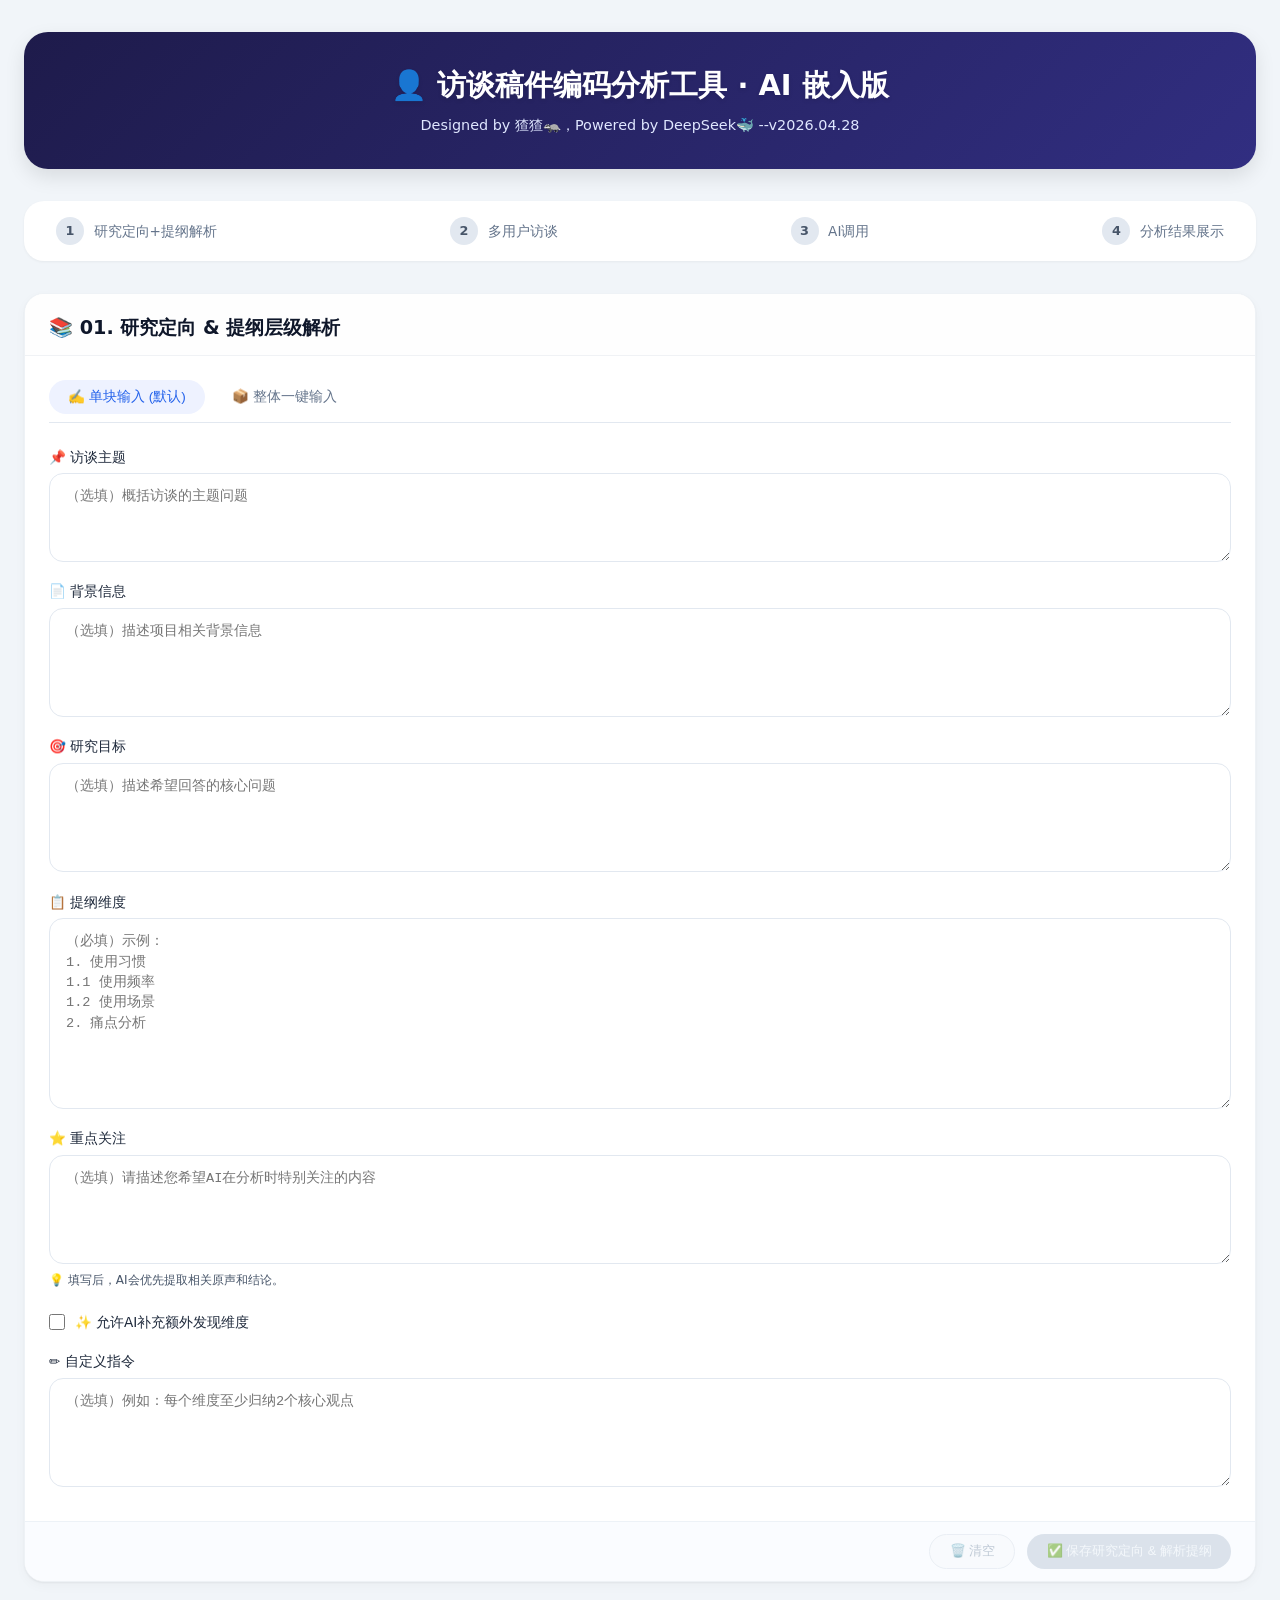
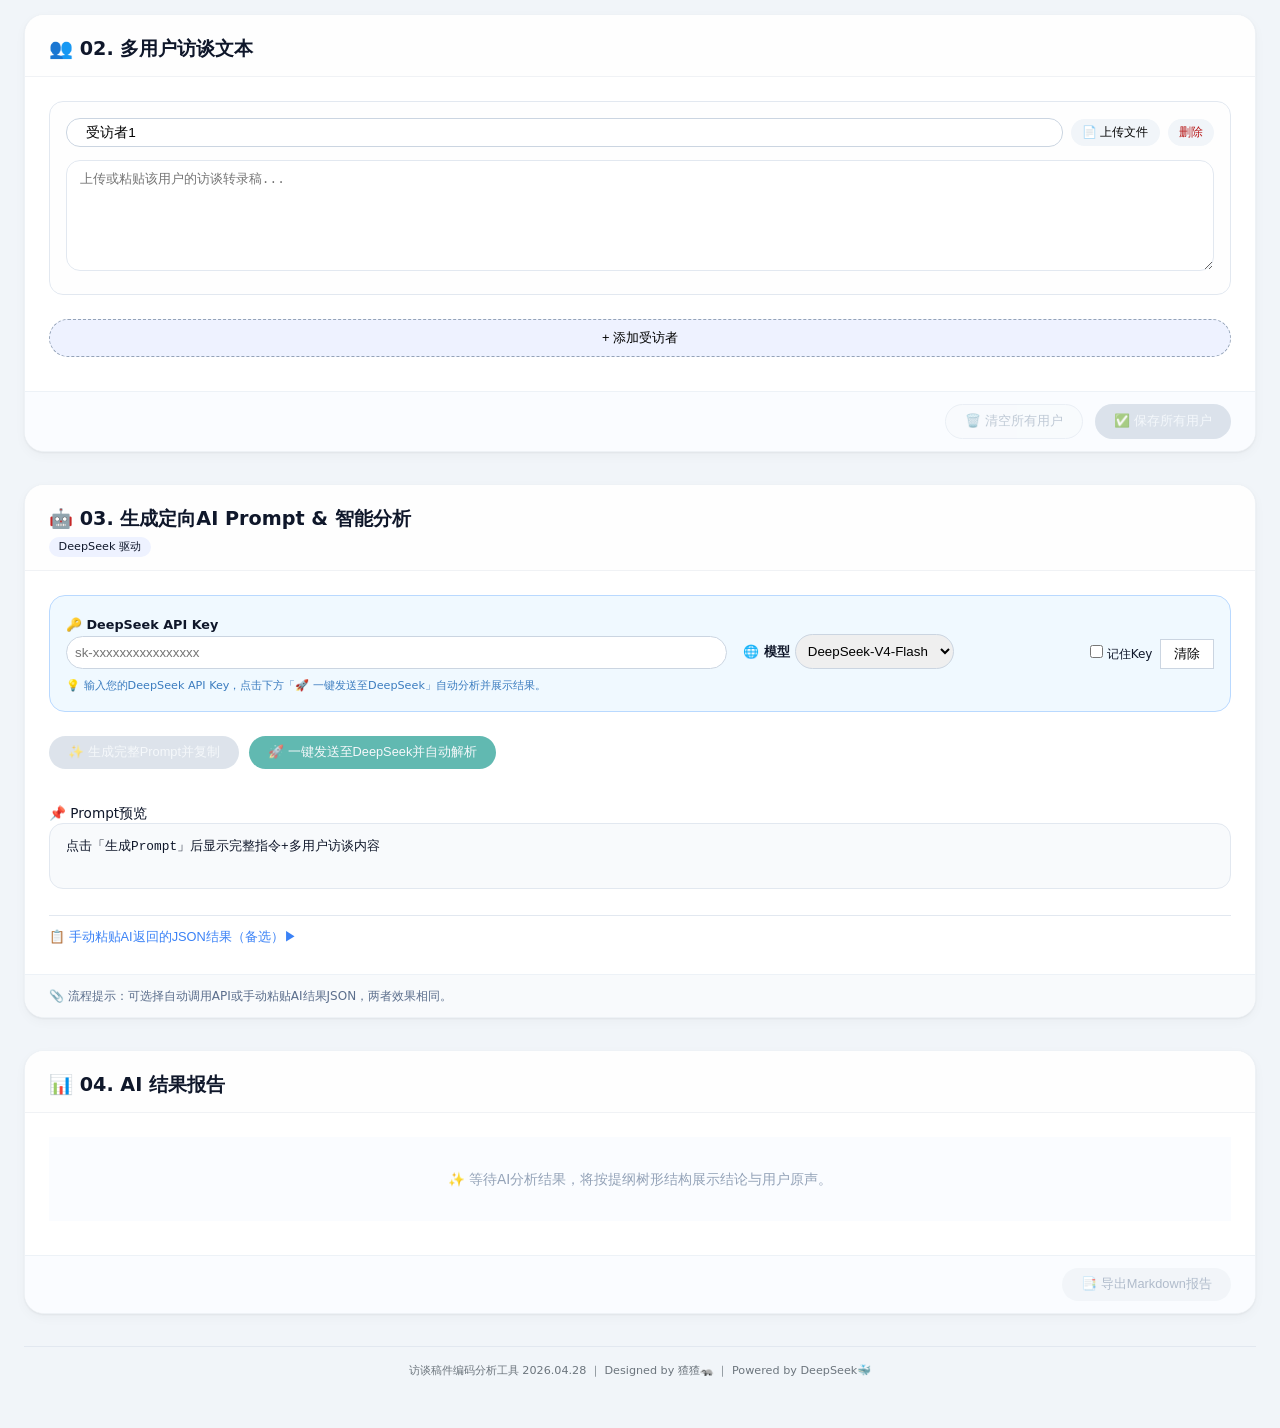
<file: project-files/懒蛋工具/懒蛋_主页集成/tools/interview-coding.html>
<!DOCTYPE html>
<html lang="zh-CN">

<head>
    <meta charset="UTF-8">
    <meta name="viewport" content="width=device-width, initial-scale=1.0, user-scalable=yes">
    <title>访谈稿件编码分析工具 - AI集成</title>
    <style>
        * {
            margin: 0;
            padding: 0;
            box-sizing: border-box;
        }

        body {
            font-family: 'Inter', system-ui, -apple-system, 'Segoe UI', Roboto, 'Helvetica Neue', sans-serif;
            background: #f1f5f9;
            color: #0f172a;
            line-height: 1.5;
            padding: 2rem 1.5rem;
        }

        .container {
            max-width: 1400px;
            margin: 0 auto;
        }

        :root {
            --radius-card: 1.25rem;
            --radius-element: 0.875rem;
            --radius-sm: 0.75rem;
        }

        .step-indicator {
            display: flex;
            justify-content: space-between;
            margin-bottom: 2rem;
            background: white;
            padding: 1rem 2rem;
            border-radius: var(--radius-card);
            box-shadow: 0 1px 3px rgba(0, 0, 0, 0.05);
            flex-wrap: wrap;
            gap: 0.5rem;
        }

        .step {
            display: flex;
            align-items: center;
            gap: 0.6rem;
            font-size: 0.85rem;
            font-weight: 500;
            color: #64748b;
        }

        .step .step-num {
            width: 28px;
            height: 28px;
            background: #e2e8f0;
            border-radius: 28px;
            display: inline-flex;
            align-items: center;
            justify-content: center;
            font-weight: 700;
            font-size: 0.8rem;
            color: #475569;
        }

        .step.active .step-num {
            background: #3b82f6;
            color: white;
            box-shadow: 0 4px 8px rgba(59, 130, 246, 0.2);
        }

        .step.completed .step-num {
            background: #10b981;
            color: white;
        }

        .card {
            background: white;
            border-radius: var(--radius-card);
            box-shadow: 0 4px 12px rgba(0, 0, 0, 0.03), 0 1px 2px rgba(0, 0, 0, 0.05);
            margin-bottom: 2rem;
            transition: all 0.2s ease;
            border: 1px solid #eef2f6;
            overflow: hidden;
            display: flex;
            flex-direction: column;
        }

        .card-header {
            padding: 1.25rem 1.5rem 0.75rem 1.5rem;
            border-bottom: 1px solid #f0f2f5;
            background: #fefefe;
        }

        .card-title {
            font-size: 1.2rem;
            font-weight: 600;
            display: flex;
            align-items: center;
            gap: 0.6rem;
            color: #0f172a;
        }

        .card-body {
            padding: 1.5rem;
            flex: 1;
        }

        .card-footer {
            background: #fafcff;
            padding: 0.75rem 1.5rem;
            border-top: 1px solid #edf2f7;
            font-size: 0.75rem;
            color: #5b6e8c;
            display: flex;
            justify-content: flex-end;
            gap: 0.75rem;
            flex-wrap: wrap;
        }

        .info-tips-top {
            background: #f1f8fe;
            border-radius: var(--radius-element);
            padding: 1rem;
            margin-bottom: 1.5rem;
            font-size: 0.8rem;
            color: #1e3a8a;
            border-left: 3px solid #3b82f6;
        }

        @media (max-width: 780px) {
            body {
                padding: 1rem;
            }

            .step-indicator {
                padding: 0.8rem;
            }
        }

        textarea,
        input[type="text"],
        input[type="file"],
        .preview-box,
        .user-name-input,
        .user-textarea {
            border-radius: var(--radius-element);
        }

        textarea,
        input[type="text"],
        .user-name-input {
            padding-left: 1.2rem;
        }

        .user-name-input {
            border-radius: 2rem;
        }

        .btn,
        .add-user-btn,
        .btn-icon {
            border-radius: 2rem;
        }

        .btn:disabled {
            opacity: 0.65;
            cursor: not-allowed;
            background: #eef2f6;
            color: #8a99b0;
            border-color: #dce3ec;
            transform: none;
            box-shadow: none;
        }

        .btn-primary:disabled {
            background: #cbd5e1;
            color: #f1f5f9;
        }

        .btn-success:disabled {
            background: #cbd5e1;
            color: #f1f5f9;
        }

        .btn-outline:disabled {
            background: #f8fafc;
            border-color: #e2e8f0;
            color: #a0afc0;
        }

        .users-container {
            display: flex;
            flex-direction: column;
            gap: 1.5rem;
            margin-bottom: 1rem;
        }

        .user-card {
            background: #fefefe;
            border: 1px solid #e2e8f0;
            border-radius: var(--radius-element);
            padding: 1rem;
            transition: box-shadow 0.1s;
        }

        .user-header {
            display: flex;
            justify-content: space-between;
            align-items: center;
            margin-bottom: 0.8rem;
            flex-wrap: wrap;
            gap: 0.5rem;
        }

        .user-name-input {
            flex: 2;
            min-width: 150px;
            padding: 0.4rem 0.8rem;
            border: 1px solid #cbd5e1;
            font-size: 0.85rem;
            background: white;
        }

        .user-name-input:focus {
            border-color: #3b82f6;
            outline: none;
        }

        .user-actions {
            display: flex;
            gap: 0.5rem;
        }

        .user-textarea {
            width: 100%;
            border: 1px solid #e2e8f0;
            padding: 0.6rem 0.8rem;
            font-family: monospace;
            font-size: 0.8rem;
            line-height: 1.4;
            resize: vertical;
        }

        .btn-icon {
            background: #f1f5f9;
            border: none;
            padding: 0.3rem 0.7rem;
            font-size: 0.75rem;
            cursor: pointer;
            transition: 0.1s;
        }

        .btn-icon:hover {
            background: #e2e8f0;
        }

        .btn-danger {
            color: #b91c1c;
        }

        .btn-danger:hover {
            background: #fee2e2;
        }

        .add-user-btn {
            margin-top: 0.5rem;
            background: #eef2ff;
            border: 1px dashed #94a3b8;
            width: 100%;
            padding: 0.6rem;
            font-size: 0.8rem;
            font-weight: 500;
            cursor: pointer;
            transition: 0.1s;
        }

        .add-user-btn:hover {
            background: #e0e7ff;
        }

        textarea,
        input[type="file"],
        .preview-box {
            width: 100%;
            border: 1px solid #e2e8f0;
            background: #ffffff;
            padding: 0.8rem 1rem;
            font-family: 'SF Mono', 'Fira Code', monospace;
            font-size: 0.85rem;
            line-height: 1.5;
        }

        .preview-box {
            background: #f8fafc;
            white-space: pre-wrap;
            font-family: monospace;
            max-height: 260px;
            overflow-y: auto;
            font-size: 0.8rem;
        }

        .button-group {
            display: flex;
            flex-wrap: wrap;
            gap: 0.6rem;
            margin-top: 1rem;
            align-items: center;
        }

        .btn {
            border: none;
            background: #f1f5f9;
            padding: 0.5rem 1.2rem;
            font-weight: 500;
            font-size: 0.8rem;
            cursor: pointer;
            transition: all 0.2s;
            display: inline-flex;
            align-items: center;
            gap: 0.5rem;
            color: #1e293b;
        }

        .btn-primary {
            background: #2563eb;
            color: white;
            box-shadow: 0 1px 2px rgba(0, 0, 0, 0.05);
        }

        .btn-primary:hover:not(:disabled) {
            background: #1d4ed8;
            transform: translateY(-1px);
        }

        .btn-outline {
            border: 1px solid #cbd5e1;
            background: white;
        }

        .btn-outline:hover:not(:disabled) {
            background: #f8fafc;
            border-color: #94a3b8;
        }

        .btn-success {
            background: #059669;
            color: white;
        }

        .btn-success:hover:not(:disabled) {
            background: #047857;
        }

        .btn-report {
            background: #7c3aed;
            color: white;
        }

        .btn-report:hover {
            background: #6d28d9;
        }

        .research-vertical {
            display: flex;
            flex-direction: column;
            gap: 1.2rem;
            width: 100%;
        }

        .research-field {
            display: flex;
            flex-direction: column;
            gap: 0.4rem;
        }

        .research-field label {
            font-weight: 500;
            font-size: 0.85rem;
            color: #1e293b;
        }

        .tab-header {
            display: flex;
            gap: 0.5rem;
            border-bottom: 1px solid #e2e8f0;
            padding-bottom: 0.5rem;
        }

        .tab-btn {
            background: transparent;
            border: none;
            padding: 0.5rem 1.2rem;
            font-size: 0.85rem;
            font-weight: 500;
            color: #64748b;
            cursor: pointer;
            border-radius: 2rem;
            transition: all 0.2s;
        }

        .tab-btn:hover {
            background: #f1f5f9;
            color: #1e293b;
        }

        .tab-btn.active {
            background: #eef2ff;
            color: #2563eb;
        }

        .tab-content {
            display: none;
        }

        .tab-content.active {
            display: block;
        }

        .batch-textarea {
            font-family: monospace;
            font-size: 0.85rem;
            line-height: 1.5;
        }

        .tree-root {
            list-style: none;
            padding-left: 0;
            margin: 0;
        }

        .tree-node {
            list-style: none;
            margin: 0.2rem 0;
        }

        .tree-node-header {
            display: flex;
            align-items: center;
            gap: 0.4rem;
            cursor: pointer;
            padding: 0.3rem 0.2rem;
            border-radius: var(--radius-sm);
            transition: background 0.1s;
        }

        .tree-node-header:hover {
            background: #f1f5f9;
        }

        .toggle-icon {
            display: inline-flex;
            align-items: center;
            justify-content: center;
            width: 1.2rem;
            height: 1.2rem;
            font-size: 0.8rem;
            font-weight: bold;
            color: #3b82f6;
            user-select: none;
        }

        .node-title {
            font-weight: 500;
            font-size: 0.9rem;
        }

        .node-details {
            margin-left: 1.6rem;
            margin-top: 0.3rem;
            margin-bottom: 0.5rem;
            padding-left: 0.5rem;
            border-left: 2px solid #e2e8f0;
        }

        .node-findings {
            background: #fef9e3;
            border-radius: var(--radius-element);
            padding: 0.6rem;
            margin: 0.4rem 0;
            font-size: 0.85rem;
        }

        .node-findings strong {
            color: #b45309;
        }

        .node-quotes {
            background: #f8fafc;
            border-radius: var(--radius-element);
            padding: 0.5rem;
            margin-top: 0.3rem;
            font-size: 0.8rem;
        }

        .node-quotes ul {
            margin-left: 1.2rem;
            margin-top: 0.2rem;
        }

        .children-container {
            padding-left: 1.2rem;
            overflow: hidden;
            transition: max-height 0.2s ease;
        }

        .children-container.collapsed {
            display: none;
        }

        .empty-placeholder {
            color: #94a3b8;
            text-align: center;
            padding: 2rem;
            background: #fafcff;
            font-size: 0.85rem;
        }

        .status-msg {
            font-size: 0.75rem;
            padding: 0.3rem 0;
            color: #2c6e2f;
        }

        .modal {
            display: none;
            position: fixed;
            top: 0;
            left: 0;
            width: 100%;
            height: 100%;
            background: rgba(0, 0, 0, 0.5);
            justify-content: center;
            align-items: center;
            z-index: 1000;
            backdrop-filter: blur(2px);
        }

        .modal-content {
            background: white;
            max-width: 550px;
            width: 90%;
            padding: 1.5rem;
            box-shadow: 0 25px 40px rgba(0, 0, 0, 0.2);
            position: relative;
            max-height: 80vh;
            overflow-y: auto;
        }

        .modal-content h3 {
            margin-bottom: 0.75rem;
            color: #1e40af;
        }

        .examples-list {
            background: #f8fafc;
            border-radius: var(--radius-element);
            padding: 0.8rem;
            margin: 0.8rem 0;
            max-height: 300px;
            overflow-y: auto;
        }

        .examples-list p {
            margin-bottom: 0.75rem;
            padding: 0.5rem;
            background: #ffffff;
            border-radius: 0.6rem;
            border-left: 2px solid #3b82f6;
            white-space: pre-wrap;
        }

        .close-modal {
            position: absolute;
            top: 1rem;
            right: 1.2rem;
            font-size: 1.5rem;
            cursor: pointer;
            color: #6b7280;
        }

        footer {
            text-align: center;
            font-size: 0.7rem;
            color: #6c757d;
            margin-top: 2rem;
            padding: 1rem;
            border-top: 1px solid #e2e8f0;
        }

        .badge-icon {
            background: #eef2ff;
            border-radius: 2rem;
            padding: 0.2rem 0.6rem;
            font-size: 0.7rem;
            font-weight: 500;
        }

        .outline-preview {
            background: #f8fafc;
            border-radius: var(--radius-element);
            padding: 0.8rem;
            margin-top: 0.5rem;
            border-left: 3px solid #8b5cf6;
        }

        .checkbox-field {
            display: flex;
            align-items: center;
            gap: 0.6rem;
            margin-top: 0.25rem;
        }

        .checkbox-field input {
            width: 1rem;
            height: 1rem;
            cursor: pointer;
        }

        .checkbox-field label {
            font-weight: 500;
            font-size: 0.85rem;
            color: #1e293b;
            cursor: pointer;
        }

        .report-section {
            margin-top: 0.75rem;
            margin-bottom: 1.25rem;
        }

        .report-section-header {
            display: flex;
            align-items: center;
            justify-content: space-between;
            padding: 0.25rem 0.1rem 0.6rem 0.1rem;
            border-bottom: 1px solid #e8eef6;
            margin-bottom: 0.75rem;
        }

        .report-section-title {
            font-size: 0.95rem;
            font-weight: 800;
            color: #0f172a;
        }

        .report-section-subtitle {
            font-size: 0.75rem;
            color: #64748b;
        }

        .report-section-body {
            background: #ffffff;
            border: 1px solid #eef2f6;
            border-radius: var(--radius-card);
            box-shadow: 0 4px 12px rgba(0, 0, 0, 0.03), 0 1px 2px rgba(0, 0, 0, 0.05);
            padding: 0.9rem 1rem;
        }

        .extra-list {
            display: flex;
            flex-direction: column;
            gap: 0.75rem;
        }

        .extra-item {
            padding: 0.75rem 0.85rem;
            border-radius: var(--radius-element);
            background: #f8fafc;
            border: 1px solid #e8eef6;
        }

        .extra-item-title {
            font-weight: 800;
            font-size: 0.9rem;
            color: #334155;
            margin-bottom: 0.35rem;
        }

        .extra-item-desc {
            font-size: 0.85rem;
            color: #334155;
            line-height: 1.55;
        }

        .extra-item-quotes {
            margin-top: 0.5rem;
            font-size: 0.8rem;
            color: #475569;
        }

        .extra-item-quotes ul {
            margin-left: 1.2rem;
            margin-top: 0.25rem;
        }

        .quote-toggle-btn {
            background: none;
            border: none;
            color: #3b82f6;
            font-size: 0.75rem;
            font-weight: 500;
            cursor: pointer;
            padding: 0.2rem 0;
            margin-bottom: 0.3rem;
            display: inline-flex;
            align-items: center;
            gap: 0.3rem;
        }

        .quote-toggle-btn:hover {
            text-decoration: underline;
            color: #2563eb;
        }

        .quotes-list-container {
            margin-top: 0.25rem;
        }

        .toast-notify {
            position: fixed;
            bottom: 30px;
            left: 50%;
            transform: translateX(-50%);
            background: rgba(0, 0, 0, 0.85);
            backdrop-filter: blur(8px);
            color: white;
            padding: 0.75rem 1.5rem;
            border-radius: 2rem;
            font-size: 0.85rem;
            font-weight: 500;
            z-index: 9999;
            box-shadow: 0 4px 12px rgba(0, 0, 0, 0.2);
            animation: toastFadeInOut 1.5s ease forwards;
            pointer-events: none;
        }

        @keyframes toastFadeInOut {
            0% {
                opacity: 0;
                transform: translateX(-50%) translateY(10px);
            }

            15% {
                opacity: 1;
                transform: translateX(-50%) translateY(0);
            }

            85% {
                opacity: 1;
                transform: translateX(-50%) translateY(0);
            }

            100% {
                opacity: 0;
                transform: translateX(-50%) translateY(10px);
            }
        }

        /* 头图样式 - 深紫渐变背景 */
        .hero-header {
            background: linear-gradient(135deg, #1e1b4b, #312e81);
            padding: 2rem 1.5rem;
            border-radius: 1.5rem;
            margin-bottom: 2rem;
            text-align: center;
            box-shadow: 0 8px 20px rgba(0, 0, 0, 0.1);
            transition: all 0.2s ease;
        }

        .hero-header h1 {
            font-size: 1.8rem;
            font-weight: 700;
            color: white !important;
            margin-bottom: 0.5rem;
            background: none !important;
            -webkit-background-clip: unset;
            background-clip: unset;
            text-shadow: 0 2px 4px rgba(0, 0, 0, 0.1);
        }

        .hero-header p {
            color: #e0e7ff !important;
            font-size: 0.9rem;
            margin-top: 0.25rem;
        }

        /* 用户画像卡片样式 */
        .profile-grid {
            display: grid;
            grid-template-columns: repeat(auto-fill, minmax(260px, 1fr));
            gap: 0.75rem;
        }

        .profile-card {
            background: #f8fafc;
            border: 1px solid #e2e8f0;
            border-radius: var(--radius-element);
            padding: 0.85rem 1rem;
            transition: box-shadow 0.2s;
        }

        .profile-card:hover {
            box-shadow: 0 4px 8px rgba(0, 0, 0, 0.05);
        }

        .profile-card-name {
            font-weight: 700;
            font-size: 0.9rem;
            color: #1e293b;
            margin-bottom: 0.35rem;
        }

        .profile-card-text {
            font-size: 0.85rem;
            color: #334155;
            line-height: 1.5;
        }

        /* 手动粘贴区域样式 */
        .manual-json-area {
            background: #f8fafc;
            border: 1px dashed #94a3b8;
            border-radius: var(--radius-element);
            padding: 1rem;
            margin-top: 1rem;
        }

        .manual-json-area h4 {
            font-size: 0.9rem;
            margin-bottom: 0.5rem;
            color: #1e293b;
        }

        .toggle-manual-btn {
            background: none;
            border: none;
            color: #3b82f6;
            font-size: 0.8rem;
            font-weight: 500;
            cursor: pointer;
            padding: 0.3rem 0;
            display: inline-flex;
            align-items: center;
            gap: 0.3rem;
        }

        .toggle-manual-btn:hover {
            text-decoration: underline;
        }

        /* 响应式调整 */
        @media (max-width: 780px) {
            .hero-header {
                padding: 1.5rem 1rem;
                margin-bottom: 1.5rem;
            }

            .hero-header h1 {
                font-size: 1.4rem;
            }
        }
    </style>
</head>

<body>
    <div class="container">
        <div class="hero-header">
            <h1>👤 访谈稿件编码分析工具 · AI 嵌入版</h1>
            <p>Designed by 猹猹🦡，Powered by DeepSeek🐳 --v2026.04.28</p>
        </div>

        <div class="step-indicator">
            <div class="step" data-step="1"><span class="step-num">1</span> 研究定向+提纲解析</div>
            <div class="step" data-step="2"><span class="step-num">2</span> 多用户访谈</div>
            <div class="step" data-step="3"><span class="step-num">3</span> AI调用</div>
            <div class="step" data-step="4"><span class="step-num">4</span> 分析结果展示</div>
        </div>

        <!-- 卡片1：研究定向 & 提纲解析 -->
        <div class="card">
            <div class="card-header">
                <div class="card-title"><span>📚 01. 研究定向 & 提纲层级解析</span></div>
            </div>
            <div class="card-body">
                <div class="tab-header" style="margin-bottom: 1.5rem;">
                    <button class="tab-btn active" data-tab="single">✍️ 单块输入 (默认)</button>
                    <button class="tab-btn" data-tab="batch">📦 整体一键输入</button>
                </div>
                <div class="tab-content active" id="tab-single">
                    <div class="research-vertical">
                        <div class="research-field"><label>📌 访谈主题</label><textarea id="researchTopic" rows="3"
                                placeholder="（选填）概括访谈的主题问题"></textarea></div>
                        <div class="research-field"><label>📄 背景信息</label><textarea id="projectBackground" rows="4"
                                placeholder="（选填）描述项目相关背景信息"></textarea></div>
                        <div class="research-field"><label>🎯 研究目标</label><textarea id="researchBackground" rows="4"
                                placeholder="（选填）描述希望回答的核心问题"></textarea></div>
                        <div class="research-field"><label>📋 提纲维度</label><textarea id="interviewOutline" rows="8"
                                placeholder="（必填）示例：&#10;1. 使用习惯&#10;1.1 使用频率&#10;1.2 使用场景&#10;2. 痛点分析"></textarea>
                            <div id="outlinePreview" class="outline-preview" style="display:none;"><strong>📐
                                    识别到的提纲层级：</strong>
                                <div id="outlineTreeContainer" class="tree-root"></div>
                            </div>
                        </div>
                        <div class="research-field"><label>⭐ 重点关注</label><textarea id="focusContent" rows="4"
                                placeholder="（选填）请描述您希望AI在分析时特别关注的内容"></textarea>
                            <div style="font-size:0.75rem; color:#475569;">💡 填写后，AI会优先提取相关原声和结论。</div>
                        </div>
                        <div class="research-field">
                            <div class="checkbox-field"><input type="checkbox" id="allowExtraFindings"><label
                                    for="allowExtraFindings">✨ 允许AI补充额外发现维度</label></div>
                        </div>
                        <div class="research-field"><label>✏️ 自定义指令</label><textarea id="customInstructions" rows="4"
                                placeholder="（选填）例如：每个维度至少归纳2个核心观点"></textarea></div>
                    </div>
                    <div id="researchSaveMsg" class="status-msg"></div>
                </div>
                <div class="tab-content" id="tab-batch">
                    <div class="batch-input-area">
                        <div style="margin-bottom: 0.8rem;"><label style="font-weight: 500;">📁 上传文件（.txt /
                                .md）</label><input type="file" id="batchFileInput" accept=".txt,.md"
                                style="margin-top: 0.3rem;"></div>
                        <div style="margin-bottom: 0.8rem;"><label style="font-weight: 500;">✍️ 或粘贴包含以下标题的完整文本：</label>
                            <div style="font-size: 0.7rem; color: #3b82f6;">【访谈主题】、【背景信息】、【研究目标】、【提纲维度】、【重点关注】、【自定义指令】
                            </div>
                            <textarea id="batchText" rows="12" class="batch-textarea"
                                placeholder="示例格式：&#10;【访谈主题】智能客服使用体验研究&#10;【背景信息】企业上线AI客服半年..."></textarea>
                        </div>
                        <div class="button-group"><button id="clearBatchBtn" class="btn btn-outline">🗑️
                                清空文本</button><button id="parseBatchBtn" class="btn btn-primary">📝 解析并填充到表单</button>
                        </div>
                        <div id="batchMsg" class="status-msg"></div>
                    </div>
                </div>
            </div>
            <div class="card-footer"><button id="clearResearchBtn" class="btn btn-outline">🗑️ 清空</button><button
                    id="saveResearchBtn" class="btn btn-success">✅ 保存研究定向 & 解析提纲</button></div>
        </div>

        <!-- 卡片2：多用户访谈文本 -->
        <div class="card">
            <div class="card-header">
                <div class="card-title"><span>👥 02. 多用户访谈文本</span></div>
            </div>
            <div class="card-body">
                <div id="usersContainer" class="users-container"></div><button id="addUserBtn" class="add-user-btn">+
                    添加受访者</button>
                <div id="textSaveMsg" class="status-msg"></div>
            </div>
            <div class="card-footer"><button id="clearAllUsersBtn" class="btn btn-outline">🗑️ 清空所有用户</button><button
                    id="saveAllUsersBtn" class="btn btn-success">✅ 保存所有用户</button></div>
        </div>

        <!-- 卡片3：生成定向AI Prompt + DeepSeek API 集成 + 手动粘贴JSON -->
        <div class="card">
            <div class="card-header">
                <div class="card-title"><span>🤖 03. 生成定向AI Prompt & 智能分析</span></div><span class="badge-icon">DeepSeek
                    驱动</span>
            </div>
            <div class="card-body">
                <!-- API 配置区域 -->
                <div class="api-config-area"
                    style="background: #f0f9ff; padding: 1rem; border-radius: 1rem; margin-bottom: 1.5rem; border: 1px solid #b9d9ff;">
                    <div style="display: flex; flex-wrap: wrap; gap: 1rem; align-items: flex-end;">
                        <div style="flex: 2; min-width: 200px;">
                            <label style="font-weight: 600; font-size: 0.8rem;">🔑 DeepSeek API Key</label>
                            <input type="password" id="deepseekApiKey" class="api-key-input"
                                placeholder="sk-xxxxxxxxxxxxxxxx"
                                style="width: 100%; padding: 0.5rem; border-radius: 2rem; border: 1px solid #cbd5e1;">
                        </div>
                        <div style="flex: 1;">
                            <label style="font-weight: 600; font-size: 0.8rem;">🌐 模型</label>
                            <select id="modelSelect"
                                style="padding: 0.5rem; border-radius: 2rem; border: 1px solid #cbd5e1;">
                                <option value="deepseek-v4-flash">DeepSeek-V4-Flash</option>
                                <option value="deepseek-v4-pro">DeepSeek-V4-Pro</option>
                            </select>
                        </div>
                        <div style="display: flex; gap: 0.5rem; align-items: center;">
                            <label style="font-size: 0.75rem;"><input type="checkbox" id="rememberApiKey"> 记住Key</label>
                            <button id="clearApiKeyBtn" class="btn-outline" style="padding: 0.3rem 0.8rem;">清除</button>
                        </div>
                    </div>
                    <div style="margin-top: 0.6rem; font-size: 0.7rem; color: #3b7cbf;">💡 输入您的DeepSeek API Key，点击下方「🚀
                        一键发送至DeepSeek」自动分析并展示结果。</div>
                </div>

                <div class="button-group" style="margin-top:0;">
                    <button id="generatePromptBtn" class="btn btn-primary" disabled>✨ 生成完整Prompt并复制</button>
                    <button id="callDeepSeekBtn" class="btn btn-success" disabled style="background: #0d9488;">🚀
                        一键发送至DeepSeek并自动解析</button>
                </div>
                <div id="apiCallStatus" class="status-msg" style="margin-top: 0.5rem; font-weight: 500;"></div>
                <div style="margin-top: 1rem;">
                    <div style="font-weight:500; font-size:0.85rem;">📌 Prompt预览</div>
                    <div id="promptPreview" class="preview-box" style="max-height: 220px;">点击「生成Prompt」后显示完整指令+多用户访谈内容
                    </div>
                    <div class="status-msg" id="promptStatusMsg"></div>
                </div>

                <!-- 手动粘贴区域（折叠） -->
                <div style="margin-top:1rem; border-top: 1px solid #e2e8f0; padding-top:0.5rem;">
                    <button id="toggleManualBtn" class="toggle-manual-btn">📋 手动粘贴AI返回的JSON结果（备选）▶</button>
                    <div id="manualPasteSection" style="display: none;">
                        <div class="manual-json-area" style="margin-top:0.5rem;">
                            <h4>📋 粘贴AI返回的JSON</h4>
                            <p style="font-size:0.75rem; color:#475569; margin-bottom:0.5rem;">
                                如果您已通过其他方式调用AI并获得JSON结果，请粘贴到下方，点击「解析并展示」即可生成报告。
                            </p>
                            <textarea id="manualJsonInput" rows="10"
                                placeholder='粘贴AI返回的JSON，例如：&#10;{&#10;  "outline_insights": [...],&#10;  "additional_findings": [...],&#10;  "user_profiles": [...]&#10;}'
                                style="font-family: monospace; font-size:0.8rem;"></textarea>
                            <div class="button-group" style="margin-top:0.5rem;">
                                <button id="parseManualJsonBtn" class="btn btn-primary">🔍 解析并展示</button>
                                <button id="clearManualJsonBtn" class="btn btn-outline">🗑️ 清空</button>
                            </div>
                            <div id="manualParseStatus" class="status-msg"></div>
                        </div>
                    </div>
                </div>
            </div>
            <div class="card-footer" style="justify-content: flex-start; background:#f8fafc;">📎
                流程提示：可选择自动调用API或手动粘贴AI结果JSON，两者效果相同。</div>
        </div>

        <!-- 卡片4：AI结果回传 & 提纲洞察报告 -->
        <div class="card">
            <div class="card-header">
                <div class="card-title"><span>📊 04. AI 结果报告</span></div>
            </div>
            <div class="card-body">
                <div id="vizContainer" class="coding-viz" style="margin-top: 0;">
                    <div class="empty-placeholder">✨ 等待AI分析结果，将按提纲树形结构展示结论与用户原声。</div>
                </div>
                <div id="jsonSaveMsg" class="status-msg"></div>
            </div>
            <div class="card-footer"><button id="exportReportBtn" class="btn btn-report" disabled>📑
                    导出Markdown报告</button></div>
        </div>
        <footer>访谈稿件编码分析工具 2026.04.28 ｜ Designed by 猹猹🦡 ｜ Powered by DeepSeek🐳</footer>
    </div>

    <!-- 模态框 -->
    <div id="codeModal" class="modal">
        <div class="modal-content"><span class="close-modal">&times;</span>
            <h3 id="modalCodeName">节点详情</h3>
            <p><strong>结论：</strong> <span id="modalDesc"></span></p>
            <p><strong>原文引述：</strong></p>
            <div id="modalExamples" class="examples-list"></div>
        </div>
    </div>

    <script>
        // ---------- 全局变量 ----------
        let users = [];
        let nextUserId = 1;
        let currentFullPrompt = "";
        let currentOutlineInsights = [];
        let currentAdditionalFindings = [];
        let parsedOutlineTree = [];
        let currentUserProfiles = [];

        const usersContainer = document.getElementById('usersContainer');
        const addUserBtn = document.getElementById('addUserBtn');
        const clearAllUsersBtn = document.getElementById('clearAllUsersBtn');
        const saveAllUsersBtn = document.getElementById('saveAllUsersBtn');
        const textSaveMsg = document.getElementById('textSaveMsg');

        const deepseekApiKeyInput = document.getElementById('deepseekApiKey');
        const rememberApiKeyCheck = document.getElementById('rememberApiKey');
        const clearApiKeyBtn = document.getElementById('clearApiKeyBtn');
        const modelSelect = document.getElementById('modelSelect');
        const callDeepSeekBtn = document.getElementById('callDeepSeekBtn');
        const apiCallStatus = document.getElementById('apiCallStatus');

        // ---------- 统一更新所有相关按钮状态 ----------
        function updateAllButtonsState() {
            const outline = document.getElementById('interviewOutline').value.trim();
            const hasOutline = outline.length > 0;
            const singleTab = document.getElementById('tab-single');
            const isSingleActive = singleTab && singleTab.classList.contains('active');

            const clearResearchBtn = document.getElementById('clearResearchBtn');
            const saveResearchBtn = document.getElementById('saveResearchBtn');
            if (clearResearchBtn && saveResearchBtn) {
                const shouldEnable = isSingleActive && hasOutline;
                clearResearchBtn.disabled = !shouldEnable;
                saveResearchBtn.disabled = !shouldEnable;
            }

            const hasValidUser = users.some(u => u.content.trim().length > 0);
            const hasAtLeastOneUser = users.length > 0;
            const shouldEnableUserBtns = hasAtLeastOneUser && hasValidUser;
            if (clearAllUsersBtn) clearAllUsersBtn.disabled = !shouldEnableUserBtns;
            if (saveAllUsersBtn) saveAllUsersBtn.disabled = !shouldEnableUserBtns;

            const generateBtn = document.getElementById('generatePromptBtn');
            if (generateBtn) {
                generateBtn.disabled = !(hasOutline && hasValidUser);
            }
            if (callDeepSeekBtn) {
                callDeepSeekBtn.disabled = !(hasOutline && hasValidUser);
            }
        }

        // ---------- 选项卡切换 ----------
        function initTabs() {
            const tabBtns = document.querySelectorAll('.tab-btn');
            const tabContents = document.querySelectorAll('.tab-content');
            tabBtns.forEach(btn => {
                btn.addEventListener('click', () => {
                    const tabId = btn.getAttribute('data-tab');
                    tabBtns.forEach(b => b.classList.remove('active'));
                    btn.classList.add('active');
                    tabContents.forEach(content => {
                        if (content.id === `tab-${tabId}`) content.classList.add('active');
                        else content.classList.remove('active');
                    });
                    updateAllButtonsState();
                });
            });
            const outlineTextarea = document.getElementById('interviewOutline');
            if (outlineTextarea) outlineTextarea.addEventListener('input', updateAllButtonsState);
            updateAllButtonsState();
        }

        function showToast(message, isError = false) {
            const toast = document.createElement('div');
            toast.className = 'toast-notify';
            if (isError) toast.style.background = 'rgba(185, 28, 28, 0.9)';
            else toast.style.background = 'rgba(0, 0, 0, 0.85)';
            toast.textContent = message;
            document.body.appendChild(toast);
            setTimeout(() => toast.remove(), 1500);
        }

        // ---------- 提纲解析 ----------
        function parseOutlineToTree(outlineText) {
            if (!outlineText.trim()) return [];
            const lines = outlineText.split(/\r?\n/);
            const stack = [];
            const tree = [];
            const patterns = [
                {
                    regex: /^(#+)\s+(.+)$/, getLevel: (m) => m[1].length, process: (m) => {
                        const raw = m[2].trim();
                        const matchNum = raw.match(/^(\d+(?:\.\d+)*)\s+(.+)$/);
                        if (matchNum) return { numbered: `${matchNum[1]} ${matchNum[2]}`, clean: matchNum[2] };
                        else return { numbered: raw, clean: raw };
                    }
                },
                { regex: /^(\d+(?:\.\d+)*)\s+[.、]?\s*(.+)$/, getLevel: (m) => m[1].split('.').length, process: (m) => ({ numbered: `${m[1]} ${m[2].trim()}`, clean: m[2].trim() }) },
                { regex: /^([一二三四五六七八九十]+[、])\s*(.+)$/, getLevel: () => 1, process: (m) => ({ numbered: `${m[1]} ${m[2].trim()}`, clean: m[2].trim() }) },
                { regex: /^\((\d+)\)\s*(.+)$/, getLevel: () => 1, process: (m) => ({ numbered: `(${m[1]}) ${m[2].trim()}`, clean: m[2].trim() }) }
            ];
            for (let line of lines) {
                line = line.trim();
                if (!line) continue;
                for (let p of patterns) {
                    const match = line.match(p.regex);
                    if (match) {
                        const level = p.getLevel(match);
                        const { numbered, clean } = p.process(match);
                        const node = { title: clean, numberedTitle: numbered, level, children: [], fullPath: numbered };
                        while (stack.length >= level) stack.pop();
                        if (stack.length === 0) tree.push(node);
                        else stack[stack.length - 1].children.push(node);
                        stack.push(node);
                        break;
                    }
                }
            }
            function setFullPath(node, parentPath = '') {
                node.fullPath = parentPath ? `${parentPath} > ${node.numberedTitle}` : node.numberedTitle;
                if (node.children) node.children.forEach(child => setFullPath(child, node.fullPath));
            }
            tree.forEach(root => setFullPath(root));
            return tree;
        }

        function renderTreeContainer(container, treeData, showDetails = false, insightsMap = new Map()) {
            if (!treeData || treeData.length === 0) {
                container.innerHTML = '<div class="empty-placeholder">无内容</div>';
                return;
            }
            const ul = document.createElement('ul');
            ul.className = 'tree-root';
            function buildNode(node, level = 0) {
                const li = document.createElement('li');
                li.className = 'tree-node';
                const headerDiv = document.createElement('div');
                headerDiv.className = 'tree-node-header';
                const toggleSpan = document.createElement('span');
                toggleSpan.className = 'toggle-icon';
                const hasChildren = node.children && node.children.length > 0;
                if (hasChildren) { toggleSpan.textContent = '▼'; toggleSpan.style.cursor = 'pointer'; }
                else { toggleSpan.textContent = '•'; toggleSpan.style.opacity = '0.5'; }
                const titleSpan = document.createElement('span');
                titleSpan.className = 'node-title';
                titleSpan.textContent = node.numberedTitle || node.title;
                headerDiv.appendChild(toggleSpan);
                headerDiv.appendChild(titleSpan);
                li.appendChild(headerDiv);
                if (showDetails) {
                    const insight = insightsMap.get(node.fullPath);
                    if (insight && (insight.key_findings || (insight.supporting_quotes && insight.supporting_quotes.length))) {
                        const detailsDiv = document.createElement('div');
                        detailsDiv.className = 'node-details';
                        if (insight.key_findings) {
                            const findingsDiv = document.createElement('div');
                            findingsDiv.className = 'node-findings';
                            findingsDiv.innerHTML = `<strong>🔍 结论：</strong> ${escapeHtml(insight.key_findings)}`;
                            detailsDiv.appendChild(findingsDiv);
                        }
                        if (insight.supporting_quotes && insight.supporting_quotes.length) {
                            const quotesDiv = document.createElement('div');
                            quotesDiv.className = 'node-quotes';
                            const ulQuotes = document.createElement('ul');
                            insight.supporting_quotes.forEach(q => { const liq = document.createElement('li'); liq.textContent = q; ulQuotes.appendChild(liq); });
                            quotesDiv.appendChild(document.createTextNode('💬 用户原声：'));
                            quotesDiv.appendChild(ulQuotes);
                            detailsDiv.appendChild(quotesDiv);
                        }
                        li.appendChild(detailsDiv);
                    } else if (insight === undefined && !hasChildren) {
                        const noDataDiv = document.createElement('div');
                        noDataDiv.className = 'node-details';
                        noDataDiv.style.color = '#94a3b8';
                        noDataDiv.style.fontSize = '0.75rem';
                        noDataDiv.textContent = '（该维度暂无AI返回的结论和引述）';
                        li.appendChild(noDataDiv);
                    }
                }
                if (hasChildren) {
                    const childrenContainer = document.createElement('div');
                    childrenContainer.className = 'children-container';
                    const childUl = document.createElement('ul');
                    childUl.style.listStyle = 'none';
                    childUl.style.paddingLeft = '0';
                    node.children.forEach(child => childUl.appendChild(buildNode(child, level + 1)));
                    childrenContainer.appendChild(childUl);
                    li.appendChild(childrenContainer);
                    let isCollapsed = false;
                    headerDiv.addEventListener('click', (e) => {
                        e.stopPropagation();
                        isCollapsed = !isCollapsed;
                        if (isCollapsed) { childrenContainer.style.display = 'none'; toggleSpan.textContent = '▶'; }
                        else { childrenContainer.style.display = 'block'; toggleSpan.textContent = '▼'; }
                    });
                }
                return li;
            }
            treeData.forEach(root => ul.appendChild(buildNode(root)));
            container.innerHTML = '';
            container.appendChild(ul);
        }

        function buildInsightsMap(insightsArray) {
            const map = new Map();
            insightsArray.forEach(item => {
                if (item.node_path) {
                    map.set(item.node_path, { key_findings: item.key_findings || '', supporting_quotes: item.supporting_quotes || [] });
                    const normalized = item.node_path.replace(/\s+/g, '').replace(/[>]/g, '>');
                    map.set(normalized, { key_findings: item.key_findings || '', supporting_quotes: item.supporting_quotes || [] });
                }
            });
            return map;
        }

        function getInsightForNode(fullPath, insightsMap) {
            let insight = insightsMap.get(fullPath);
            if (!insight) {
                const normalizedFull = fullPath.replace(/\s+/g, '').replace(/[>]/g, '>');
                insight = insightsMap.get(normalizedFull);
            }
            return insight;
        }

        function renderUserProfiles(profiles) {
            const container = document.getElementById('vizContainer');
            const section = document.createElement('div');
            section.className = 'report-section';
            const header = document.createElement('div');
            header.className = 'report-section-header';
            header.innerHTML = `<div class="report-section-title">👤 受访者画像小结</div><div class="report-section-subtitle">每人100字以内概括</div>`;
            const body = document.createElement('div');
            body.className = 'report-section-body';
            const grid = document.createElement('div');
            grid.className = 'profile-grid';
            if (!profiles || profiles.length === 0) {
                grid.innerHTML = '<div class="empty-placeholder" style="grid-column: 1/-1;">暂无用户画像数据</div>';
            } else {
                profiles.forEach(p => {
                    const card = document.createElement('div');
                    card.className = 'profile-card';
                    card.innerHTML = `<div class="profile-card-name">${escapeHtml(p.user_name || '未知用户')}</div><div class="profile-card-text">${escapeHtml(p.profile || '')}</div>`;
                    grid.appendChild(card);
                });
            }
            body.appendChild(grid);
            section.appendChild(header);
            section.appendChild(body);
            if (container.firstChild) {
                container.insertBefore(section, container.firstChild);
            } else {
                container.appendChild(section);
            }
        }

        function renderInsightsTree(tree, insightsArray) {
            const container = document.getElementById('vizContainer');
            if (!tree || tree.length === 0) {
                container.innerHTML = '<div>未识别到有效的提纲结构，请检查输入的提纲格式。</div>';
                return;
            }
            const insightsMap = buildInsightsMap(insightsArray);
            function customRenderTree(containerEl, treeData) {
                if (!treeData || treeData.length === 0) { containerEl.innerHTML = '<div>无内容</div>'; return; }
                const ul = document.createElement('ul'); ul.className = 'tree-root';
                function buildNode(node) {
                    const li = document.createElement('li'); li.className = 'tree-node';
                    const headerDiv = document.createElement('div'); headerDiv.className = 'tree-node-header';
                    const toggleSpan = document.createElement('span'); toggleSpan.className = 'toggle-icon';
                    const hasChildren = node.children && node.children.length > 0;
                    if (hasChildren) { toggleSpan.textContent = '▼'; toggleSpan.style.cursor = 'pointer'; }
                    else { toggleSpan.textContent = '•'; toggleSpan.style.opacity = '0.5'; }
                    const titleSpan = document.createElement('span'); titleSpan.className = 'node-title';
                    titleSpan.textContent = node.numberedTitle || node.title;
                    headerDiv.appendChild(toggleSpan); headerDiv.appendChild(titleSpan); li.appendChild(headerDiv);
                    const insight = getInsightForNode(node.fullPath, insightsMap);
                    if (insight && (insight.key_findings || (insight.supporting_quotes && insight.supporting_quotes.length))) {
                        const detailsDiv = document.createElement('div'); detailsDiv.className = 'node-details';
                        if (insight.key_findings) {
                            const findingsDiv = document.createElement('div'); findingsDiv.className = 'node-findings';
                            findingsDiv.innerHTML = `<strong>🔍 结论：</strong> ${escapeHtml(insight.key_findings)}`;
                            detailsDiv.appendChild(findingsDiv);
                        }
                        if (insight.supporting_quotes && insight.supporting_quotes.length) {
                            const quotesWrapper = document.createElement('div'); quotesWrapper.className = 'node-quotes';
                            const toggleBtn = document.createElement('button'); toggleBtn.className = 'quote-toggle-btn';
                            const quoteCount = insight.supporting_quotes.length;
                            toggleBtn.innerHTML = `💬 用户原声 (${quoteCount}条) ▶`;
                            const quotesListContainer = document.createElement('div'); quotesListContainer.className = 'quotes-list-container';
                            quotesListContainer.style.display = 'none';
                            const ulQuotes = document.createElement('ul');
                            insight.supporting_quotes.forEach(q => { const liq = document.createElement('li'); liq.textContent = q; ulQuotes.appendChild(liq); });
                            quotesListContainer.appendChild(ulQuotes);
                            let isQuotesExpanded = false;
                            toggleBtn.addEventListener('click', (e) => {
                                e.stopPropagation();
                                isQuotesExpanded = !isQuotesExpanded;
                                if (isQuotesExpanded) { quotesListContainer.style.display = 'block'; toggleBtn.innerHTML = `💬 用户原声 (${quoteCount}条) ▼`; }
                                else { quotesListContainer.style.display = 'none'; toggleBtn.innerHTML = `💬 用户原声 (${quoteCount}条) ▶`; }
                            });
                            quotesWrapper.appendChild(toggleBtn); quotesWrapper.appendChild(quotesListContainer);
                            detailsDiv.appendChild(quotesWrapper);
                        }
                        li.appendChild(detailsDiv);
                    } else if (!hasChildren) {
                        const noDataDiv = document.createElement('div'); noDataDiv.className = 'node-details';
                        noDataDiv.style.color = '#94a3b8'; noDataDiv.style.fontSize = '0.75rem';
                        noDataDiv.textContent = '（该维度暂无AI返回的结论和引述）';
                        li.appendChild(noDataDiv);
                    }
                    if (hasChildren) {
                        const childrenContainer = document.createElement('div'); childrenContainer.className = 'children-container';
                        const childUl = document.createElement('ul'); childUl.style.listStyle = 'none'; childUl.style.paddingLeft = '0';
                        node.children.forEach(child => childUl.appendChild(buildNode(child)));
                        childrenContainer.appendChild(childUl); li.appendChild(childrenContainer);
                        let isCollapsed = false;
                        headerDiv.addEventListener('click', (e) => {
                            e.stopPropagation();
                            isCollapsed = !isCollapsed;
                            if (isCollapsed) { childrenContainer.style.display = 'none'; toggleSpan.textContent = '▶'; }
                            else { childrenContainer.style.display = 'block'; toggleSpan.textContent = '▼'; }
                        });
                    }
                    return li;
                }
                treeData.forEach(root => ul.appendChild(buildNode(root)));
                containerEl.innerHTML = ''; containerEl.appendChild(ul);
            }

            container.innerHTML = '';

            if (currentUserProfiles && currentUserProfiles.length > 0) {
                renderUserProfiles(currentUserProfiles);
            }

            const section1 = document.createElement('div'); section1.className = 'report-section';
            const header1 = document.createElement('div'); header1.className = 'report-section-header';
            header1.innerHTML = `<div class="report-section-title">📑 提纲维度洞察</div><div class="report-section-subtitle">点击节点可折叠/展开，原声默认折叠</div>`;
            const body1 = document.createElement('div'); body1.className = 'report-section-body';
            customRenderTree(body1, tree);
            section1.appendChild(header1); section1.appendChild(body1);
            container.appendChild(section1);

            if (currentAdditionalFindings && currentAdditionalFindings.length > 0) {
                const section2 = document.createElement('div'); section2.className = 'report-section';
                const header2 = document.createElement('div'); header2.className = 'report-section-header';
                header2.innerHTML = `<div class="report-section-title">提纲外额外发现</div><div class="report-section-subtitle">仅在允许并返回时展示</div>`;
                const body2 = document.createElement('div'); body2.className = 'report-section-body';
                const list = document.createElement('div'); list.className = 'extra-list';
                currentAdditionalFindings.forEach(ext => {
                    const item = document.createElement('div'); item.className = 'extra-item';
                    const quotes = (ext.quotes || []).map(q => `<li>${escapeHtml(q)}</li>`).join('');
                    item.innerHTML = `<div class="extra-item-title">💡 ${escapeHtml(ext.theme || '')}</div><div class="extra-item-desc">${escapeHtml(ext.description || '')}</div><div class="extra-item-quotes"><strong>原声：</strong><ul>${quotes}</ul></div>`;
                    list.appendChild(item);
                });
                body2.appendChild(list);
                section2.appendChild(header2); section2.appendChild(body2);
                container.appendChild(section2);
            }
        }

        function updateOutlinePreview() {
            const outlineTextarea = document.getElementById('interviewOutline');
            parsedOutlineTree = parseOutlineToTree(outlineTextarea.value);
            const container = document.getElementById('outlineTreeContainer');
            const previewDiv = document.getElementById('outlinePreview');
            if (!parsedOutlineTree || parsedOutlineTree.length === 0) { previewDiv.style.display = 'none'; return; }
            previewDiv.style.display = 'block';
            renderTreeContainer(container, parsedOutlineTree, false, new Map());
        }

        // ---------- 多用户管理 ----------
        function renderUsers() {
            usersContainer.innerHTML = '';
            users.forEach(user => {
                const card = document.createElement('div'); card.className = 'user-card'; card.dataset.id = user.id;
                card.innerHTML = `
                    <div class="user-header">
                        <input type="text" class="user-name-input" value="${escapeHtml(user.name)}" placeholder="受访者名称" data-id="${user.id}" data-field="name">
                        <div class="user-actions">
                            <button class="btn-icon upload-user-btn" data-id="${user.id}">📄 上传文件</button>
                            <button class="btn-icon btn-danger delete-user-btn" data-id="${user.id}">删除</button>
                        </div>
                    </div>
                    <textarea class="user-textarea" rows="5" placeholder="上传或粘贴该用户的访谈转录稿..." data-id="${user.id}" data-field="content">${escapeHtml(user.content)}</textarea>
                    <input type="file" accept=".txt,.md" style="display:none;" data-id="${user.id}" class="user-file-input">
                `;
                usersContainer.appendChild(card);
            });
            document.querySelectorAll('.user-name-input').forEach(inp => inp.addEventListener('change', (e) => {
                const uid = parseInt(inp.dataset.id);
                const u = users.find(u => u.id === uid);
                if (u) u.name = inp.value.trim() || `用户${uid}`;
                updateAllButtonsState();
            }));
            document.querySelectorAll('.user-textarea').forEach(ta => ta.addEventListener('input', (e) => {
                const uid = parseInt(ta.dataset.id);
                const u = users.find(u => u.id === uid);
                if (u) u.content = ta.value;
                updateAllButtonsState();
            }));
            document.querySelectorAll('.upload-user-btn').forEach(btn => btn.addEventListener('click', (e) => {
                const uid = parseInt(btn.dataset.id);
                const fileInput = document.querySelector(`.user-file-input[data-id="${uid}"]`);
                fileInput && fileInput.click();
            }));
            document.querySelectorAll('.user-file-input').forEach(fi => fi.addEventListener('change', (e) => {
                const uid = parseInt(fi.dataset.id);
                const file = e.target.files[0];
                if (!file) return;
                const reader = new FileReader();
                reader.onload = (ev) => {
                    const content = ev.target.result;
                    const u = users.find(u => u.id === uid);
                    if (u) { u.content = content; const ta = document.querySelector(`.user-textarea[data-id="${uid}"]`); if (ta) ta.value = content; updateAllButtonsState(); showToast(`✅ 已加载 ${file.name}`); }
                };
                reader.readAsText(file, 'UTF-8');
            }));
            document.querySelectorAll('.delete-user-btn').forEach(btn => btn.addEventListener('click', (e) => {
                const uid = parseInt(btn.dataset.id);
                users = users.filter(u => u.id !== uid);
                renderUsers();
                updateAllButtonsState();
            }));
            updateAllButtonsState();
        }

        function addUser() { users.push({ id: nextUserId++, name: `受访者${nextUserId - 1}`, content: '' }); renderUsers(); }
        function clearAllUsers() { users = []; nextUserId = 1; renderUsers(); updateAllButtonsState(); showToast("🗑️ 清空所有用户"); }
        function saveAllUsers() { showToast("✅ 所有用户已保存"); }
        addUserBtn.addEventListener('click', addUser);
        clearAllUsersBtn.addEventListener('click', clearAllUsers);
        saveAllUsersBtn.addEventListener('click', saveAllUsers);
        addUser();

        function getAllUsersMergedText() {
            return users.map(u => u.content.trim() ? `【用户：${u.name}】\n${u.content.trim()}\n【/用户：${u.name}】` : "").filter(t => t).join("\n\n");
        }

        // ---------- 构建 Prompt ----------
        function buildPromptWithContext() {
            const mergedText = getAllUsersMergedText();
            if (!mergedText.trim()) { showToast("请至少为一个用户填写访谈文本内容！", true); return null; }
            const topic = document.getElementById('researchTopic').value.trim();
            const projectBg = document.getElementById('projectBackground').value.trim();
            const researchGoal = document.getElementById('researchBackground').value.trim();
            const outline = document.getElementById('interviewOutline').value.trim();
            if (!outline) { showToast("请先填写访谈提纲维度！", true); return null; }
            const focus = document.getElementById('focusContent').value.trim();
            const custom = document.getElementById('customInstructions').value.trim();
            const allowExtra = document.getElementById('allowExtraFindings').checked;
            const userNames = users.map(u => u.name.trim()).filter(n => n);
            let manualTagRule = userNames.length ? `手动受访者标签：${userNames.map(n => `“${n}”`).join('、')}。` : "";
            const outlineTree = parseOutlineToTree(outline);
            let outlineStructure = "";
            if (outlineTree.length) {
                const paths = [];
                function collectPaths(node) { paths.push(node.fullPath); node.children.forEach(collectPaths); }
                outlineTree.forEach(collectPaths);
                outlineStructure = paths.map(p => `- ${p}`).join('\n');
            } else { outlineStructure = outline.trim() || "未提供有效提纲"; }
            const focusInstruction = focus ? `\n## 重点关注内容（必须着重提取）\n用户指定以下内容为本次分析的重点关注方向，请在各维度结论和引述中特别关注这些主题，并确保相关用户原声被优先提取和总结：\n${focus}\n` : "";
            const extraInstruction = allowExtra ? `\n**额外要求**：请额外分析并输出一个 "additional_findings" 数组，包含超出上述提纲范围但非常重要的主题或洞察。每个元素包含 "theme", "description", "quotes" (至少2条用户原声，带【用户名】)。如果无则输出空数组。` : `\n**重要**：不要输出任何超出提纲范围的内容，仅严格按上述提纲节点进行分析。`;
            const coreTaskDesc = `## 核心任务
1. **忽略访谈者（调研员）的话语**：访谈者的问题仅作为理解上下文的参考，帮助您更好地聚类受访者回答的维度，但**最终的编码引述必须只包含受访者的话语**，并标注来源用户（格式：【用户名】引述内容）。
2. **按提纲层级归类**：将受访者的回答内容归类到提纲的对应节点下（node_path 必须与给定的提纲层级路径完全匹配）。
3. **提炼每个节点的核心结论（key_findings）**：
   - **必须输出一个综合性的总体结论**，该结论应跨所有受访者进行归纳，反映该维度的整体发现、共性或主要分歧。
   - **严禁**按不同受访者分别罗列观点（例如：“用户A认为…，用户B认为…”）。结论应是一段连贯的、总结性的文字。
4. **提取典型原声**：每个节点至少提供2-5条带用户标签的原文引述（supporting_quotes），这些引述用于支撑上述总体结论，而非代替结论本身。`;

            const profileTaskDesc = `5. **为每位受访者生成简短画像（user_profiles）**：
   - 基于该用户在整个访谈中透露的关键信息（如行为特征、态度、痛点、使用场景、需求等），提炼一句高度概括的用户画像。
   - **要求**：每条画像字数必须严格控制在 **100字以内**，语言精炼、突出该用户最显著的特征。
   - 输出格式：数组中每个元素包含 "user_name" （与访谈文本中的用户名一致）和 "profile" （画像文本）。`;

            const prompt = `你是一位具有互联网行业背景的资深用户研究专家。请采用提纲驱动的编码方式，严格基于以下访谈提纲维度对多用户访谈文本进行分析。

${coreTaskDesc}
${profileTaskDesc}
${focusInstruction}
## 研究定向
主题: ${topic || "未提供"}
背景: ${projectBg || "未提供"}
目标: ${researchGoal || "未提供"}
自定义指令: ${custom || "无"}

## 访谈提纲层级结构（必须严格遵循，作为归码框架）
${outlineStructure}

## 角色识别与编码规则
- ${manualTagRule}
- 仅对受访者话语进行引述，标注来源如【张三】。
- 访谈者标识（如“访谈员：”、“问：”、“Q：”等）不要出现在引述中，但可帮助您判断对话脉络。

${extraInstruction}

## 输出JSON格式要求
请返回如下结构的JSON对象：
{
  "outline_insights": [
    {
      "node_path": "1. 使用习惯 > 1.1 使用频率",
      "key_findings": "综合多个用户的总体结论...",
      "supporting_quotes": ["【用户A】...", "【用户B】..."]
    }
  ],
  "additional_findings": [],
  "user_profiles": [
    {
      "user_name": "张三",
      "profile": "极度依赖快捷操作的重度用户，对响应速度敏感，常使用碎片时间处理工作。"
    }
  ]
}

## 访谈文本（已标注用户）
${mergedText}

请严格输出合法JSON，不要额外解释。`;
            return prompt;
        }

        // ---------- 通用解析函数 ----------
        function processApiResult(result) {
            if (!result.outline_insights && !result.additional_findings && !result.user_profiles) {
                throw new Error("JSON中缺少必要字段 outline_insights 或 user_profiles");
            }
            currentOutlineInsights = result.outline_insights || [];
            currentAdditionalFindings = result.additional_findings || [];
            currentUserProfiles = result.user_profiles || [];

            const outlineText = document.getElementById('interviewOutline').value;
            if (outlineText.trim()) {
                parsedOutlineTree = parseOutlineToTree(outlineText);
            }
            if (!parsedOutlineTree.length) {
                showToast("未找到有效的提纲结构，请先保存提纲。", true);
                return false;
            }

            renderInsightsTree(parsedOutlineTree, currentOutlineInsights);
            document.getElementById('exportReportBtn').disabled = false;
            return true;
        }

        // ---------- DeepSeek API 调用 ----------
        async function callDeepSeekAPI(prompt, apiKey, model) {
            const url = 'https://api.deepseek.com/v1/chat/completions';
            const headers = {
                'Content-Type': 'application/json',
                'Authorization': `Bearer ${apiKey}`
            };
            const body = {
                model: model,
                messages: [{ role: 'user', content: prompt }],
                temperature: 0.3,
                response_format: { type: "json_object" }
            };
            const response = await fetch(url, { method: 'POST', headers, body: JSON.stringify(body) });
            if (!response.ok) {
                const errorText = await response.text();
                throw new Error(`API 请求失败 (${response.status}): ${errorText}`);
            }
            const data = await response.json();
            const content = data.choices[0].message.content;
            let jsonStr = content;
            const jsonMatch = content.match(/```(?:json)?\s*([\s\S]*?)\s*```/);
            if (jsonMatch) jsonStr = jsonMatch[1];
            return JSON.parse(jsonStr);
        }

        async function handleCallDeepSeek() {
            const apiKey = deepseekApiKeyInput.value.trim();
            if (!apiKey) { showToast("请先输入 DeepSeek API Key", true); return; }
            const model = modelSelect.value;
            const prompt = buildPromptWithContext();
            if (!prompt) return;
            currentFullPrompt = prompt;
            document.getElementById('promptPreview').innerText = prompt;
            apiCallStatus.innerHTML = '⏳ 正在调用 DeepSeek API，请稍候...';
            apiCallStatus.style.color = '#2563eb';
            callDeepSeekBtn.disabled = true;
            try {
                const result = await callDeepSeekAPI(prompt, apiKey, model);
                processApiResult(result);
                apiCallStatus.innerHTML = '✅ AI 分析完成，结果已自动展示！';
                apiCallStatus.style.color = '#059669';
                showToast("分析成功，报告已生成");
                if (rememberApiKeyCheck.checked) localStorage.setItem('deepseek_api_key', apiKey);
                else localStorage.removeItem('deepseek_api_key');
            } catch (err) {
                console.error(err);
                apiCallStatus.innerHTML = `❌ 调用失败: ${err.message}`;
                apiCallStatus.style.color = '#b91c1c';
                showToast(`错误: ${err.message}`, true);
            } finally {
                callDeepSeekBtn.disabled = false;
            }
        }

        // ---------- 手动粘贴JSON解析 ----------
        function handleManualJsonParse() {
            const inputEl = document.getElementById('manualJsonInput');
            const statusEl = document.getElementById('manualParseStatus');
            const rawJson = inputEl.value.trim();
            if (!rawJson) {
                showToast("请粘贴JSON内容", true);
                return;
            }
            try {
                let jsonStr = rawJson;
                const codeBlockMatch = rawJson.match(/```(?:json)?\s*([\s\S]*?)\s*```/);
                if (codeBlockMatch) jsonStr = codeBlockMatch[1];
                const result = JSON.parse(jsonStr);
                processApiResult(result);
                statusEl.innerHTML = '✅ JSON 解析成功，结果已展示！';
                statusEl.style.color = '#059669';
                showToast("手动粘贴的JSON已解析并生成报告");
            } catch (e) {
                console.error(e);
                statusEl.innerHTML = `❌ JSON 解析失败: ${e.message}`;
                statusEl.style.color = '#b91c1c';
                showToast(`JSON 解析错误: ${e.message}`, true);
            }
        }

        // ---------- 生成报告 ----------
        function generateOutlineBasedReport() {
            if ((!currentOutlineInsights || currentOutlineInsights.length === 0) && (!currentAdditionalFindings || currentAdditionalFindings.length === 0)) {
                showToast("当前没有提纲洞察数据，请先调用AI分析或手动粘贴JSON。", true);
                return null;
            }
            const topic = document.getElementById('researchTopic').value.trim() || "未提供";
            const projectBg = document.getElementById('projectBackground').value.trim() || "未提供";
            const researchGoal = document.getElementById('researchBackground').value.trim() || "未提供";
            let md = `# 访谈分析报告\n\n**生成时间**：${new Date().toLocaleString()}\n\n## 研究元信息\n- **主题**：${topic}\n- **背景**：${projectBg}\n- **目标**：${researchGoal}\n\n## 受访者列表\n${users.map(u => `- ${u.name}`).join('\n')}\n`;

            if (currentUserProfiles && currentUserProfiles.length > 0) {
                md += `\n## 👤 受访者画像小结\n`;
                currentUserProfiles.forEach(p => {
                    md += `- **${p.user_name}**：${p.profile}\n`;
                });
                md += `\n`;
            }

            md += `## 提纲维度分析\n`;

            function outputNode(node, level = 0) {
                const insight = currentOutlineInsights.find(i => i.node_path === node.fullPath);
                const heading = node.numberedTitle || node.title;
                if (insight) {
                    md += `\n${'#'.repeat(level + 2)} ${heading}\n\n**核心结论**：${insight.key_findings}\n\n**用户原声引用**：\n`;
                    for (let q of (insight.supporting_quotes || [])) md += `- ${q}\n`;
                } else {
                    if (node.children.length === 0) md += `\n${'#'.repeat(level + 2)} ${heading}\n\n*（该维度无AI返回结论）*\n`;
                    else md += `\n${'#'.repeat(level + 2)} ${heading}\n`;
                }
                node.children.forEach(child => outputNode(child, level + 1));
            }
            parsedOutlineTree.forEach(root => outputNode(root, 0));
            if (currentAdditionalFindings && currentAdditionalFindings.length > 0) {
                md += `\n## 提纲外额外发现\n`;
                for (let ext of currentAdditionalFindings) {
                    md += `\n### ${ext.theme}\n\n**描述**：${ext.description}\n\n**相关原声**：\n`;
                    for (let q of (ext.quotes || [])) md += `- ${q}\n`;
                }
            }
            md += `\n---\n*报告基于AI提纲编码生成，引述已标注用户来源。*`;
            return md;
        }

        // ---------- API Key 记忆 ----------
        function loadApiKeyFromStorage() {
            const saved = localStorage.getItem('deepseek_api_key');
            if (saved) {
                deepseekApiKeyInput.value = saved;
                rememberApiKeyCheck.checked = true;
            }
        }
        clearApiKeyBtn.addEventListener('click', () => {
            deepseekApiKeyInput.value = '';
            localStorage.removeItem('deepseek_api_key');
            rememberApiKeyCheck.checked = false;
            showToast("API Key 已清除");
        });

        // ---------- 手动粘贴区域折叠切换 ----------
        const toggleManualBtn = document.getElementById('toggleManualBtn');
        const manualPasteSection = document.getElementById('manualPasteSection');
        let isManualExpanded = false;
        toggleManualBtn.addEventListener('click', () => {
            isManualExpanded = !isManualExpanded;
            if (isManualExpanded) {
                manualPasteSection.style.display = 'block';
                toggleManualBtn.innerHTML = '📋 手动粘贴AI返回的JSON结果（备选）▼';
            } else {
                manualPasteSection.style.display = 'none';
                toggleManualBtn.innerHTML = '📋 手动粘贴AI返回的JSON结果（备选）▶';
            }
        });

        // ---------- 事件绑定 ----------
        document.getElementById('generatePromptBtn').addEventListener('click', async () => {
            const p = buildPromptWithContext();
            if (!p) return;
            currentFullPrompt = p;
            document.getElementById('promptPreview').innerText = p;

            // 复制到剪贴板
            try {
                await navigator.clipboard.writeText(p);
                showToast("✅ Prompt 已复制到剪贴板！");
            } catch (err) {
                showToast("⚠️ 复制失败，请手动复制", true);
            }
            showToast("✅ Prompt 已生成，并已尝试复制到剪贴板");
        });

        callDeepSeekBtn.addEventListener('click', handleCallDeepSeek);

        document.getElementById('parseManualJsonBtn').addEventListener('click', handleManualJsonParse);
        document.getElementById('clearManualJsonBtn').addEventListener('click', () => {
            document.getElementById('manualJsonInput').value = '';
            document.getElementById('manualParseStatus').innerHTML = '';
        });

        document.getElementById('exportReportBtn').addEventListener('click', () => {
            const report = generateOutlineBasedReport();
            if (!report) return;
            const blob = new Blob([report], { type: "text/markdown" });
            const link = document.createElement('a');
            link.href = URL.createObjectURL(blob);
            link.download = `outline_report_${new Date().toISOString().slice(0, 19)}.md`;
            link.click();
            URL.revokeObjectURL(link.href);
            showToast("📑 报告已导出");
        });
        document.getElementById('clearResearchBtn').addEventListener('click', () => {
            ['researchTopic', 'projectBackground', 'researchBackground', 'interviewOutline', 'focusContent', 'customInstructions'].forEach(id => document.getElementById(id).value = "");
            document.getElementById('allowExtraFindings').checked = false;
            updateOutlinePreview();
            updateAllButtonsState();
            showToast("🗑️ 已清空研究定向");
        });
        document.getElementById('saveResearchBtn').addEventListener('click', () => {
            updateOutlinePreview();
            showToast("✅ 研究定向已保存，提纲已解析");
        });

        function parseBatchText(text) {
            const markers = { '【访谈主题】': 'researchTopic', '【背景信息】': 'projectBackground', '【研究目标】': 'researchBackground', '【提纲维度】': 'interviewOutline', '【重点关注】': 'focusContent', '【自定义指令】': 'customInstructions' };
            const result = {};
            let remaining = text;
            for (const [marker, fieldId] of Object.entries(markers)) {
                const regex = new RegExp(`${marker}\\s*([\\s\\S]*?)(?=${Object.keys(markers).map(m => m.replace(/[.*+?^${}()|[\]\\]/g, '\\$&')).join('|')}|$)`, 'i');
                const match = remaining.match(regex);
                if (match && match[1]) { result[fieldId] = match[1].trim(); remaining = remaining.replace(match[0], ''); }
                else result[fieldId] = '';
            }
            return result;
        }
        function fillResearchForm(data) { for (const [fieldId, value] of Object.entries(data)) { const el = document.getElementById(fieldId); if (el) el.value = value; } updateOutlinePreview(); }
        document.getElementById('parseBatchBtn').addEventListener('click', () => {
            const batchText = document.getElementById('batchText').value;
            if (!batchText.trim()) { showToast("请在文本框中粘贴内容", true); return; }
            const parsed = parseBatchText(batchText);
            if (!parsed.interviewOutline || parsed.interviewOutline.trim() === '') { showToast("❌ 解析失败：必须包含【提纲维度】且内容不能为空！", true); return; }
            fillResearchForm(parsed);
            showToast("✅ 已解析并填充表单，请检查内容后保存");
            const singleTabBtn = document.querySelector('.tab-btn[data-tab="single"]');
            if (singleTabBtn) singleTabBtn.click();
            updateAllButtonsState();
        });
        document.getElementById('clearBatchBtn').addEventListener('click', () => { document.getElementById('batchText').value = ''; showToast("已清空批量输入框"); });
        document.getElementById('batchFileInput').addEventListener('change', (e) => {
            const file = e.target.files[0];
            if (!file) return;
            const reader = new FileReader();
            reader.onload = (ev) => { document.getElementById('batchText').value = ev.target.result; showToast(`✅ 已加载文件: ${file.name}`); };
            reader.readAsText(file, 'UTF-8');
        });
        function escapeHtml(str) { if (!str) return ""; return str.replace(/[&<>]/g, m => ({ '&': '&amp;', '<': '&lt;', '>': '&gt;' }[m])); }

        // 初始化
        initTabs();
        updateOutlinePreview();
        loadApiKeyFromStorage();
    </script>
</body>

</html>
</file>
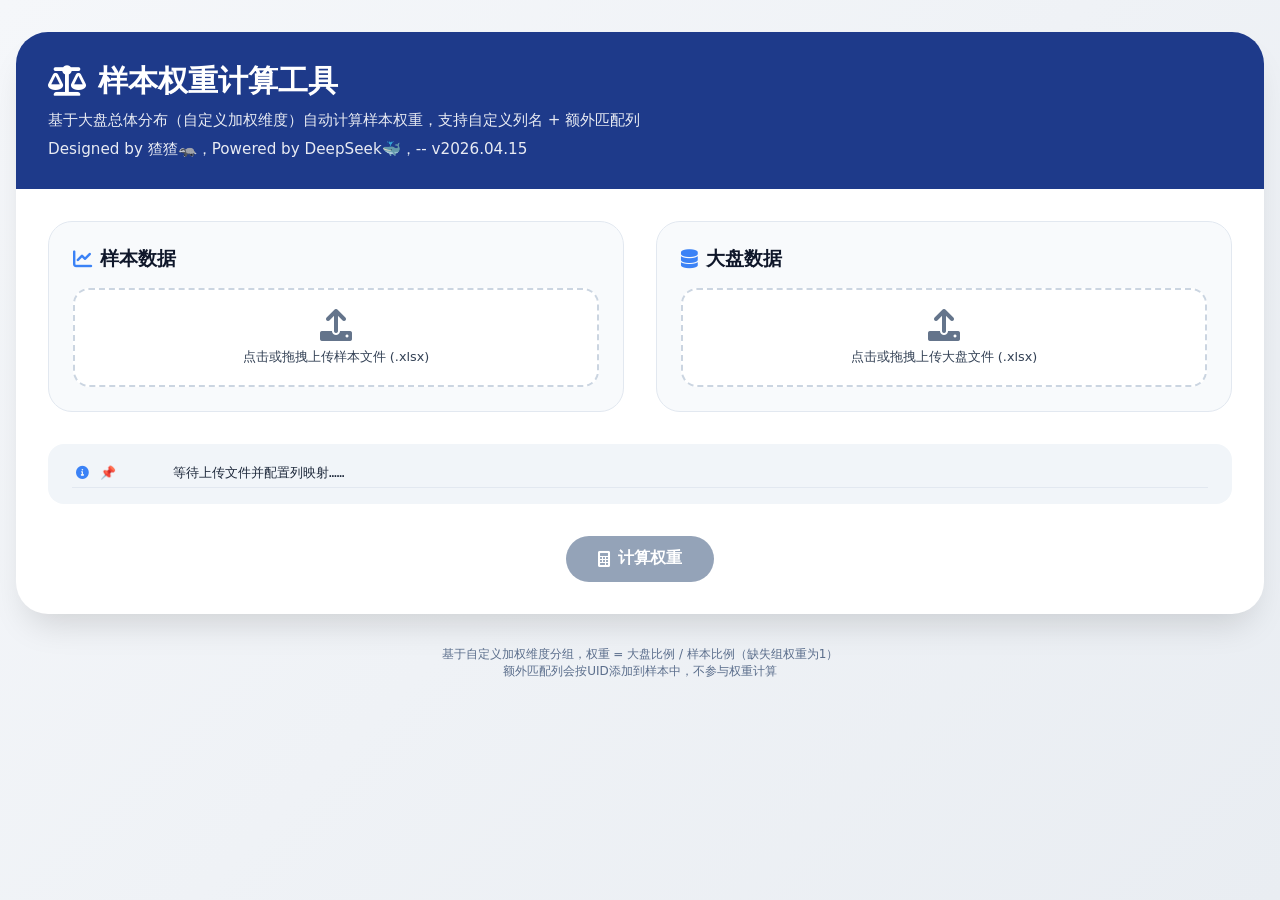
<file: project-files/懒蛋工具/懒蛋_主页集成/tools/weight-matching.html>
<!DOCTYPE html>
<html lang="zh-CN">

<head>
    <meta charset="UTF-8">
    <meta name="viewport" content="width=device-width, initial-scale=1.0, user-scalable=yes">
    <title>样本权重计算工具 · 自定义加权维度</title>
    <!-- 引入外部样式表 (内嵌升级版) -->
    <style>
        /* ============================================
           重置样式与全局基础 (与原始版本一致，仅微调新增元素)
        ============================================ */
        * {
            margin: 0;
            padding: 0;
            box-sizing: border-box;
        }

        body {
            font-family: 'Segoe UI', 'Roboto', system-ui, -apple-system, sans-serif;
            background: linear-gradient(135deg, #f5f7fa 0%, #e9edf2 100%);
            min-height: 100vh;
            padding: 2rem 1rem;
            color: #1e293b;
        }

        .container {
            max-width: 1280px;
            margin: 0 auto;
        }

        .card {
            background: white;
            border-radius: 2rem;
            box-shadow: 0 20px 35px -12px rgba(0, 0, 0, 0.15);
            overflow: hidden;
        }

        .header {
            background: #1e3a8a;
            padding: 1.8rem 2rem;
            color: white;
        }

        .header h1 {
            font-size: 1.9rem;
            font-weight: 600;
            display: flex;
            align-items: center;
            gap: 0.75rem;
        }

        .header p {
            margin-top: 0.5rem;
            opacity: 0.9;
            font-size: 0.95rem;
        }

        .content {
            padding: 2rem;
        }

        .upload-grid {
            display: flex;
            flex-wrap: wrap;
            gap: 2rem;
            margin-bottom: 2rem;
            align-items: stretch;
        }

        .upload-box {
            flex: 1;
            min-width: 320px;
            background: #f8fafc;
            border-radius: 1.5rem;
            padding: 1.5rem;
            border: 1px solid #e2e8f0;
            transition: all 0.2s;
            display: flex;
            flex-direction: column;
        }

        .upload-title {
            font-weight: 600;
            font-size: 1.2rem;
            margin-bottom: 1rem;
            display: flex;
            align-items: center;
            gap: 0.5rem;
            color: #0f172a;
        }

        .upload-title i {
            color: #3b82f6;
        }

        .file-label {
            display: flex;
            flex-direction: column;
            align-items: center;
            justify-content: center;
            border: 2px dashed #cbd5e1;
            border-radius: 1rem;
            padding: 1.2rem 1rem;
            cursor: pointer;
            transition: all 0.2s;
            background: #ffffff;
        }

        .file-label:hover {
            border-color: #3b82f6;
            background: #eff6ff;
        }

        .file-label i {
            font-size: 2rem;
            color: #64748b;
            margin-bottom: 0.5rem;
        }

        .file-label span {
            font-size: 0.8rem;
            color: #334155;
        }

        input[type="file"] {
            display: none;
        }

        .file-info {
            margin-top: 0.75rem;
            font-size: 0.8rem;
            padding: 0.4rem 0.8rem;
            border-radius: 2rem;
            text-align: center;
            word-break: break-all;
        }

        .file-info.success {
            background: #e0f2e9;
            color: #2d6a4f;
        }

        .file-info.error {
            background: #fee2e2;
            color: #b91c1c;
        }

        .loading-toast {
            position: fixed;
            top: 50%;
            left: 50%;
            transform: translate(-50%, -50%);
            background: rgba(0, 0, 0, 0.8);
            color: white;
            padding: 12px 24px;
            border-radius: 40px;
            font-size: 14px;
            z-index: 2000;
            white-space: nowrap;
            backdrop-filter: blur(4px);
            box-shadow: 0 4px 12px rgba(0, 0, 0, 0.2);
            font-family: 'Segoe UI', sans-serif;
            display: flex;
            align-items: center;
            gap: 8px;
        }

        .loading-toast i {
            font-size: 16px;
        }

        /* 映射区域 */
        .mapping-area {
            margin-top: 1rem;
            padding-top: 1rem;
            border-top: 1px solid #e2e8f0;
            display: none;
            flex-direction: column;
            gap: 0.5rem;
        }

        .mapping-row {
            display: flex;
            align-items: center;
            gap: 0.5rem;
            flex-wrap: wrap;
            margin-bottom: 0.8rem;
        }

        .mapping-label {
            font-weight: 500;
            min-width: 80px;
            font-size: 0.85rem;
            color: #334155;
        }

        select,
        input {
            flex: 1;
            min-width: 120px;
            padding: 0.4rem 0.6rem;
            border-radius: 0.5rem;
            border: 1px solid #cbd5e1;
            background: white;
            font-size: 0.85rem;
        }

        .apply-btn,
        .add-col-btn,
        .remove-col-btn {
            background: #3b82f6;
            color: white;
            border: none;
            border-radius: 3rem;
            padding: 0.4rem 1rem;
            font-size: 0.8rem;
            cursor: pointer;
            transition: all 0.2s;
            display: inline-flex;
            align-items: center;
            justify-content: center;
            gap: 0.4rem;
            white-space: nowrap;
            width: auto;
            flex-shrink: 0;
            text-align: center;
        }

        .add-col-btn {
            background: #10b981;
            margin: 0.5rem 0;
            align-self: flex-start;
        }

        .remove-col-btn {
            background: #ef4444;
            padding: 0.3rem 0.8rem;
            margin-top: 0.2rem;
            align-self: flex-start;
        }

        .apply-btn:hover,
        .add-col-btn:hover {
            background: #2563eb;
        }

        .add-col-btn:hover {
            background: #059669;
        }

        .remove-col-btn:hover {
            background: #dc2626;
        }

        .extra-col-group,
        .weight-dim-group {
            background: #f1f5f9;
            padding: 0.5rem;
            border-radius: 0.5rem;
            margin-bottom: 0.6rem;
        }

        .extra-col-header,
        .dim-header {
            font-size: 0.8rem;
            font-weight: 500;
            margin-bottom: 0.3rem;
            color: #334155;
        }

        .extra-col-scroll {
            max-height: 250px;
            overflow-y: auto;
            margin: 0.5rem 0;
        }

        .mapping-status {
            font-size: 0.75rem;
            margin-top: 0.3rem;
            color: #059669;
        }

        /* 日志区域 */
        .status-area {
            background: #f1f5f9;
            border-radius: 1rem;
            padding: 1rem 1.5rem;
            margin-bottom: 2rem;
            font-family: 'Menlo', monospace;
            font-size: 0.85rem;
            max-height: 280px;
            overflow-y: auto;
        }

        .log-line {
            padding: 0.3rem 0;
            border-bottom: 1px solid #e2e8f0;
            display: flex;
            align-items: flex-start;
            gap: 0.5rem;
            font-size: 0.8rem;
        }

        .log-icon {
            width: 20px;
            text-align: center;
            flex-shrink: 0;
        }

        .log-time {
            color: #64748b;
            font-family: monospace;
            flex-shrink: 0;
            min-width: 65px;
        }

        .log-msg {
            flex: 1;
            word-break: break-word;
        }

        .log-line.info .log-icon {
            color: #3b82f6;
        }

        .log-line.success .log-icon {
            color: #10b981;
        }

        .log-line.error .log-icon {
            color: #ef4444;
        }

        .action-bar {
            display: flex;
            justify-content: center;
            margin-top: 1rem;
        }

        .btn {
            background: #1e3a8a;
            border: none;
            padding: 0.8rem 2rem;
            border-radius: 3rem;
            font-weight: 600;
            font-size: 1rem;
            color: white;
            cursor: pointer;
            transition: all 0.2s;
            display: inline-flex;
            align-items: center;
            gap: 0.5rem;
            box-shadow: 0 2px 6px rgba(0, 0, 0, 0.1);
        }

        .btn:disabled {
            background: #94a3b8;
            cursor: not-allowed;
            transform: none;
            box-shadow: none;
        }

        .btn:not(:disabled):hover {
            background: #0f2b5c;
            transform: translateY(-2px);
            box-shadow: 0 10px 20px -5px rgba(0, 0, 0, 0.2);
        }

        .stats {
            background: #eef2ff;
            border-radius: 1rem;
            padding: 1rem;
            margin-top: 1.5rem;
            display: none;
            flex-wrap: wrap;
            gap: 1rem;
            justify-content: space-between;
        }

        .stat-item {
            flex: 1;
            text-align: center;
        }

        .stat-value {
            font-size: 1.6rem;
            font-weight: 700;
            color: #1e3a8a;
        }

        .stat-label {
            font-size: 0.75rem;
            text-transform: uppercase;
            letter-spacing: 0.5px;
            color: #475569;
        }

        footer {
            text-align: center;
            margin-top: 2rem;
            font-size: 0.75rem;
            color: #5b6e8c;
        }

        /* 模态框 */
        .modal {
            display: none;
            position: fixed;
            z-index: 1000;
            left: 0;
            top: 0;
            width: 100%;
            height: 100%;
            overflow: auto;
            background-color: rgba(0, 0, 0, 0.5);
            backdrop-filter: blur(3px);
        }

        .modal-content {
            background-color: #fefefe;
            margin: 5% auto;
            padding: 0;
            border-radius: 1rem;
            width: 90%;
            max-width: 1000px;
            box-shadow: 0 4px 20px rgba(0, 0, 0, 0.2);
            animation: modalFadeIn 0.3s;
        }

        @keyframes modalFadeIn {
            from {
                opacity: 0;
                transform: translateY(-30px);
            }

            to {
                opacity: 1;
                transform: translateY(0);
            }
        }

        .modal-header {
            background: #1e3a8a;
            color: white;
            padding: 1rem 1.5rem;
            border-radius: 1rem 1rem 0 0;
            display: flex;
            justify-content: space-between;
            align-items: center;
        }

        .modal-header h3 {
            margin: 0;
            font-size: 1.2rem;
        }

        .close {
            color: white;
            font-size: 1.8rem;
            font-weight: bold;
            cursor: pointer;
            line-height: 1;
        }

        .close:hover {
            color: #e2e8f0;
        }

        .modal-body {
            padding: 1.5rem;
        }

        .weight-table {
            width: 100%;
            border-collapse: collapse;
            font-size: 0.85rem;
        }

        .weight-table th,
        .weight-table td {
            border: 1px solid #e2e8f0;
            padding: 0.6rem;
            text-align: center;
        }

        .weight-table th {
            background: #f1f5f9;
            font-weight: 600;
        }

        .modal-footer {
            margin-top: 1.5rem;
            display: flex;
            justify-content: center;
            gap: 1rem;
            flex-wrap: wrap;
        }

        .confirm-download {
            background: #10b981;
            padding: 0.6rem 1.2rem;
            font-size: 0.9rem;
        }

        .confirm-download:hover {
            background: #059669;
        }

        .cancel-btn {
            background: #6b7280;
        }

        .cancel-btn:hover {
            background: #4b5563;
        }

        /* 新增加权维度区块微调 */
        .weight-dim-group .mapping-row {
            margin-bottom: 0.8rem;
        }

        @media (max-width: 680px) {
            .content {
                padding: 1.2rem;
            }

            .header h1 {
                font-size: 1.5rem;
            }

            .modal-content {
                width: 95%;
                margin: 10% auto;
            }

            .weight-table {
                font-size: 0.7rem;
            }
        }
    </style>
    <!-- SheetJS -->
    <script src="https://cdn.sheetjs.com/xlsx-0.20.2/package/dist/xlsx.full.min.js"></script>
    <!-- Font Awesome -->
    <link rel="stylesheet" href="https://cdnjs.cloudflare.com/ajax/libs/font-awesome/6.0.0-beta3/css/all.min.css">
</head>

<body>
    <div class="container">
        <div class="card">
            <div class="header">
                <h1><i class="fas fa-balance-scale"></i> 样本权重计算工具</h1>
                <p>基于大盘总体分布（自定义加权维度）自动计算样本权重，支持自定义列名 + 额外匹配列</p>
                <p>Designed by 猹猹🦡，Powered by DeepSeek🐳，-- v2026.04.15</p>
            </div>
            <div class="content">
                <div class="upload-grid">
                    <!-- 样本上传卡片（不变） -->
                    <div class="upload-box">
                        <div class="upload-title"><i class="fas fa-chart-line"></i> 样本数据</div>
                        <label class="file-label" id="sampleLabel">
                            <i class="fas fa-upload"></i>
                            <span>点击或拖拽上传样本文件 (.xlsx)</span>
                            <input type="file" id="sampleFile" accept=".xlsx, .xls, .csv">
                        </label>
                        <div id="sampleInfo" class="file-info" style="display: none;"></div>
                        <div id="sampleSheetArea" style="display: none; margin-top: 10px;">
                            <div class="mapping-row">
                                <span class="mapping-label">工作表：</span>
                                <select id="sampleSheetSelect"></select>
                                <button id="sampleSheetConfirm" class="apply-btn">确认</button>
                            </div>
                        </div>
                        <div id="sampleMapping" class="mapping-area">
                            <div class="mapping-row">
                                <span class="mapping-label">UID列：</span>
                                <select id="sampleUidCol"></select>
                            </div>
                            <button class="apply-btn" data-type="sample">应用映射</button>
                            <div class="mapping-status" id="sampleMappingStatus"></div>
                        </div>
                    </div>

                    <!-- 大盘上传卡片 —— 升级：自定义加权维度 -->
                    <div class="upload-box">
                        <div class="upload-title"><i class="fas fa-database"></i> 大盘数据</div>
                        <label class="file-label" id="totalLabel">
                            <i class="fas fa-upload"></i>
                            <span>点击或拖拽上传大盘文件 (.xlsx)</span>
                            <input type="file" id="totalFile" accept=".xlsx, .xls, .csv">
                        </label>
                        <div id="totalInfo" class="file-info" style="display: none;"></div>
                        <div id="totalSheetArea" style="display: none; margin-top: 10px;">
                            <div class="mapping-row">
                                <span class="mapping-label">工作表：</span>
                                <select id="totalSheetSelect"></select>
                                <button id="totalSheetConfirm" class="apply-btn">确认</button>
                            </div>
                        </div>
                        <div id="totalMapping" class="mapping-area">
                            <div class="mapping-row">
                                <span class="mapping-label">UID列：</span>
                                <select id="totalUidCol"></select>
                            </div>
                            <!-- 加权维度配置区域 (替代原有的年龄/性别固定选择) -->
                            <div style="margin-top: 8px; width: 100%;">
                                <div style="display: flex; align-items: center; gap: 0.5rem; margin-bottom: 6px;">
                                    <span class="mapping-label" style="min-width: 80px;">加权维度：</span>
                                    <span style="font-size: 0.75rem; color: #475569;">(至少一个，用于分组计算权重)</span>
                                </div>
                                <div id="weightDimsContainer" class="extra-col-scroll"
                                    style="max-height: 260px; width: 100%;"></div>
                                <button class="add-col-btn" id="addWeightDimBtn" style="margin-top: 0.25rem;"><i
                                        class="fas fa-plus"></i> 添加加权维度</button>
                            </div>
                            <!-- 额外匹配列容器 (不变) -->
                            <div class="extra-col-scroll" id="extraColsContainer" style="margin-top: 12px;"></div>
                            <button class="add-col-btn" id="addExtraColBtn"><i class="fas fa-plus"></i> 添加额外匹配列</button>
                            <button class="apply-btn" data-type="total">应用映射</button>
                            <div class="mapping-status" id="totalMappingStatus"></div>
                        </div>
                    </div>
                </div>

                <!-- 日志区域 -->
                <div class="status-area" id="logArea">
                    <div class="log-line info">
                        <div class="log-icon"><i class="fas fa-info-circle"></i></div>
                        <div class="log-time">📌</div>
                        <div class="log-msg">等待上传文件并配置列映射……</div>
                    </div>
                </div>

                <!-- 统计信息 -->
                <div class="stats" id="statsPanel">
                    <div class="stat-item">
                        <div class="stat-value" id="statSample">-</div>
                        <div class="stat-label">有效样本</div>
                    </div>
                    <div class="stat-item">
                        <div class="stat-value" id="statWeightMin">-</div>
                        <div class="stat-label">权重最小值</div>
                    </div>
                    <div class="stat-item">
                        <div class="stat-value" id="statWeightMax">-</div>
                        <div class="stat-label">权重最大值</div>
                    </div>
                    <div class="stat-item">
                        <div class="stat-value" id="statWeightMean">-</div>
                        <div class="stat-label">权重均值</div>
                    </div>
                </div>

                <div id="loadingToast" class="loading-toast" style="display: none;">
                    <i class="fas fa-spinner fa-spin"></i> 正在加载文件，请稍候...
                </div>

                <div class="action-bar">
                    <button id="computeBtn" class="btn" disabled><i class="fas fa-calculator"></i> 计算权重</button>
                </div>
            </div>
        </div>
        <footer>基于自定义加权维度分组，权重 = 大盘比例 / 样本比例（缺失组权重为1）<br>额外匹配列会按UID添加到样本中，不参与权重计算</footer>
    </div>

    <!-- 权重表预览模态框 (表头动态生成) -->
    <div id="weightModal" class="modal">
        <div class="modal-content">
            <div class="modal-header">
                <h3><i class="fas fa-table"></i> 权重表预览</h3>
                <span class="close">&times;</span>
            </div>
            <div class="modal-body">
                <div style="overflow-x: auto;">
                    <table id="weightTable" class="weight-table">
                        <thead id="weightTableHead">
                            <!-- 动态生成 -->
                        </thead>
                        <tbody id="weightTableBody"></tbody>
                    </table>
                </div>
                <div class="modal-footer">
                    <button id="downloadWeightTableBtn" class="btn confirm-download"><i class="fas fa-download"></i>
                        下载权重表</button>
                    <button id="downloadWeightedDataBtn" class="btn confirm-download" style="background: #3b82f6;"><i
                            class="fas fa-file-excel"></i> 下载加权数据</button>
                    <button id="cancelModalBtn" class="btn cancel-btn">取消</button>
                </div>
            </div>
        </div>
    </div>

    <script>
        (function () {
            // ========== 全局变量 ==========
            let sampleRawData = null;
            let totalRawData = null;
            let sampleWorkbook = null;
            let totalWorkbook = null;
            let sampleMapping = { uidCol: null };
            // 大盘映射：uid + 加权维度数组 + 额外列
            let totalMapping = {
                uidCol: null,
                weightDims: [],      // 每个元素 { sourceCol, targetCol }
                extraCols: []
            };
            let sampleMapped = false;
            let totalMapped = false;
            let totalColumns = [];
            let pendingWeightTableData = null;
            let pendingFinalSample = null;

            // ========== 辅助函数 ==========
            function addLog(msg, type = 'info') {
                const logDiv = document.getElementById('logArea');
                const line = document.createElement('div');
                line.className = `log-line ${type}`;
                const timeStr = new Date().toLocaleTimeString();
                let icon = '';
                if (type === 'info') icon = '<i class="fas fa-info-circle"></i>';
                else if (type === 'success') icon = '<i class="fas fa-check-circle"></i>';
                else if (type === 'error') icon = '<i class="fas fa-exclamation-circle"></i>';
                else icon = '<i class="fas fa-circle"></i>';
                line.innerHTML = `<div class="log-icon">${icon}</div><div class="log-time">[${timeStr}]</div><div class="log-msg">${msg}</div>`;
                logDiv.appendChild(line);
                line.scrollIntoView({ behavior: 'smooth', block: 'nearest' });
                console.log(msg);
            }

            function readExcelFile(file) {
                return new Promise((resolve, reject) => {
                    const reader = new FileReader();
                    reader.onload = e => {
                        try {
                            const data = new Uint8Array(e.target.result);
                            const wb = XLSX.read(data, { type: 'array' });
                            resolve(wb);
                        } catch (err) { reject(err); }
                    };
                    reader.onerror = reject;
                    reader.readAsArrayBuffer(file);
                });
            }

            function suggestColumn(cols, candidates) {
                for (let cand of candidates) {
                    const match = cols.find(c => c.toLowerCase().includes(cand.toLowerCase()));
                    if (match) return match;
                }
                return cols[0] || '';
            }

            function populateSelect(selectId, columns, defaultVal) {
                const select = document.getElementById(selectId);
                select.innerHTML = '';
                columns.forEach(col => {
                    const opt = document.createElement('option');
                    opt.value = col;
                    opt.textContent = col;
                    if (col === defaultVal) opt.selected = true;
                    select.appendChild(opt);
                });
            }

            // 渲染加权维度 (核心升级)
            function renderWeightDims() {
                const container = document.getElementById('weightDimsContainer');
                container.innerHTML = '';
                if (!totalMapping.weightDims) totalMapping.weightDims = [];
                totalMapping.weightDims.forEach((dim, idx) => {
                    const div = document.createElement('div');
                    div.className = 'weight-dim-group';
                    div.innerHTML = `
                        <div class="dim-header">加权维度 ${idx + 1}</div>
                        <div class="mapping-row">
                            <span class="mapping-label">大盘列：</span>
                            <select class="weight-source" data-idx="${idx}"></select>
                        </div>
                        <div class="mapping-row">
                            <span class="mapping-label">目标列名：</span>
                            <input type="text" class="weight-target" data-idx="${idx}" value="${dim.targetCol || ''}" placeholder="样本中列名">
                        </div>
                        <button class="remove-col-btn" data-idx="${idx}"><i class="fas fa-trash"></i> 删除</button>
                    `;
                    const sourceSelect = div.querySelector('.weight-source');
                    totalColumns.forEach(c => {
                        const opt = document.createElement('option');
                        opt.value = c;
                        opt.textContent = c;
                        if (c === dim.sourceCol) opt.selected = true;
                        sourceSelect.appendChild(opt);
                    });
                    container.appendChild(div);
                });
                // 事件绑定
                document.querySelectorAll('.weight-source').forEach(sel => {
                    sel.addEventListener('change', e => {
                        const idx = sel.dataset.idx;
                        if (totalMapping.weightDims[idx]) totalMapping.weightDims[idx].sourceCol = sel.value;
                    });
                });
                document.querySelectorAll('.weight-target').forEach(inp => {
                    inp.addEventListener('input', e => {
                        const idx = inp.dataset.idx;
                        if (totalMapping.weightDims[idx]) totalMapping.weightDims[idx].targetCol = inp.value.trim();
                    });
                });
                document.querySelectorAll('#weightDimsContainer .remove-col-btn').forEach(btn => {
                    btn.addEventListener('click', e => {
                        const idx = parseInt(btn.dataset.idx);
                        totalMapping.weightDims.splice(idx, 1);
                        renderWeightDims();
                    });
                });
            }

            // 渲染额外匹配列 (原有逻辑)
            function renderExtraCols() {
                const container = document.getElementById('extraColsContainer');
                container.innerHTML = '';
                totalMapping.extraCols.forEach((col, idx) => {
                    const div = document.createElement('div');
                    div.className = 'extra-col-group';
                    div.innerHTML = `
                        <div class="extra-col-header">额外匹配列 ${idx + 1}</div>
                        <div class="mapping-row"><span class="mapping-label">大盘列：</span><select class="extra-source" data-idx="${idx}"></select></div>
                        <div class="mapping-row"><span class="mapping-label">目标列名：</span><input type="text" class="extra-target" data-idx="${idx}" value="${col.targetCol || ''}"></div>
                        <button class="remove-col-btn" data-idx="${idx}"><i class="fas fa-trash"></i> 删除</button>
                    `;
                    const sel = div.querySelector('.extra-source');
                    totalColumns.forEach(c => { const opt = document.createElement('option'); opt.value = c; opt.textContent = c; if (c === col.sourceCol) opt.selected = true; sel.appendChild(opt); });
                    container.appendChild(div);
                });
                document.querySelectorAll('.extra-source').forEach(s => s.addEventListener('change', e => { const idx = s.dataset.idx; totalMapping.extraCols[idx].sourceCol = s.value; }));
                document.querySelectorAll('.extra-target').forEach(i => i.addEventListener('input', e => { const idx = i.dataset.idx; totalMapping.extraCols[idx].targetCol = i.value.trim() || `col_${idx + 1}`; }));
                document.querySelectorAll('#extraColsContainer .remove-col-btn').forEach(b => b.addEventListener('click', e => { const idx = parseInt(b.dataset.idx); totalMapping.extraCols.splice(idx, 1); renderExtraCols(); }));
            }

            // 初始化样本映射
            function initSampleMapping(cols) {
                const defUid = suggestColumn(cols, ['uid', 'user_id', 'userid', 'id']);
                populateSelect('sampleUidCol', cols, defUid);
                document.getElementById('sampleMapping').style.display = 'flex';
                sampleMapped = false;
                document.getElementById('sampleMappingStatus').innerHTML = '⚠️ 请点击“应用映射”确认';
                updateButtonState();
            }

            // 初始化大盘映射 (默认增加年龄、性别作为初始加权维度)
            function initTotalMapping(cols) {
                totalColumns = cols;
                const defUid = suggestColumn(cols, ['uid', 'user_id', 'userid', 'id']);
                populateSelect('totalUidCol', cols, defUid);

                // 设置默认加权维度：年龄、性别 (智能推荐)
                const defaultAge = suggestColumn(cols, ['age', '年龄', 'age_range']);
                const defaultGender = suggestColumn(cols, ['gender', '性别', 'sex']);
                totalMapping.weightDims = [
                    { sourceCol: defaultAge, targetCol: 'age' },
                    { sourceCol: defaultGender, targetCol: 'gender' }
                ];
                totalMapping.extraCols = [];
                renderWeightDims();
                renderExtraCols();

                document.getElementById('totalMapping').style.display = 'flex';
                totalMapped = false;
                document.getElementById('totalMappingStatus').innerHTML = '⚠️ 请点击“应用映射”确认';
                updateButtonState();
            }

            function loadSampleSheet(sheetName) {
                const sheet = sampleWorkbook.Sheets[sheetName];
                const json = XLSX.utils.sheet_to_json(sheet, { defval: "" });
                if (!json.length) { addLog("❌ 工作表无数据", 'error'); return; }
                sampleRawData = json;
                const cols = Object.keys(json[0]);
                addLog(`📊 样本: ${json.length} 行, 列: ${cols.join(', ')}`, 'info');
                document.getElementById('sampleInfo').innerHTML = `✅ 已加载 ${json.length} 行 (工作表: ${sheetName})`;
                document.getElementById('sampleSheetArea').style.display = 'none';
                initSampleMapping(cols);
            }

            function loadTotalSheet(sheetName) {
                const sheet = totalWorkbook.Sheets[sheetName];
                const json = XLSX.utils.sheet_to_json(sheet, { defval: "" });
                if (!json.length) { addLog("❌ 工作表无数据", 'error'); return; }
                totalRawData = json;
                const cols = Object.keys(json[0]);
                addLog(`📊 大盘: ${json.length} 行, 列: ${cols.join(', ')}`, 'info');
                document.getElementById('totalInfo').innerHTML = `✅ 已加载 ${json.length} 行 (工作表: ${sheetName})`;
                document.getElementById('totalSheetArea').style.display = 'none';
                initTotalMapping(cols);
            }

            function applySampleMapping() {
                const uid = document.getElementById('sampleUidCol').value;
                if (!uid) { addLog("⚠️ 请选择UID列", 'error'); return; }
                sampleMapping.uidCol = uid;
                sampleMapped = true;
                document.getElementById('sampleMappingStatus').innerHTML = `✅ UID → ${uid}`;
                addLog(`✅ 样本映射: UID=${uid}`, 'success');
                updateButtonState();
            }

            function applyTotalMapping() {
                const uid = document.getElementById('totalUidCol').value;
                if (!uid) { addLog("⚠️ 请选择大盘UID列", 'error'); return; }
                // 验证加权维度
                if (!totalMapping.weightDims || totalMapping.weightDims.length === 0) {
                    addLog("⚠️ 至少需要指定一个加权维度", 'error'); return;
                }
                for (let i = 0; i < totalMapping.weightDims.length; i++) {
                    const d = totalMapping.weightDims[i];
                    if (!d.sourceCol) { addLog(`⚠️ 加权维度${i + 1}未选择大盘列`, 'error'); return; }
                    if (!d.targetCol || d.targetCol.trim() === '') { addLog(`⚠️ 加权维度${i + 1}缺少目标列名`, 'error'); return; }
                }
                // 验证额外列
                for (let i = 0; i < totalMapping.extraCols.length; i++) {
                    if (!totalMapping.extraCols[i].targetCol?.trim()) { addLog(`⚠️ 额外匹配列${i + 1}缺少目标列名`, 'error'); return; }
                }
                totalMapping.uidCol = uid;
                totalMapped = true;
                let msg = `✅ 大盘映射: UID=${uid}, 加权维度: ${totalMapping.weightDims.map(d => `${d.sourceCol}→${d.targetCol}`).join(', ')}`;
                if (totalMapping.extraCols.length) msg += `; 额外: ${totalMapping.extraCols.map(e => `${e.sourceCol}→${e.targetCol}`).join(', ')}`;
                document.getElementById('totalMappingStatus').innerHTML = msg;
                addLog(msg, 'success');
                updateButtonState();
            }

            function updateButtonState() {
                const ready = sampleRawData && totalRawData && sampleMapped && totalMapped;
                document.getElementById('computeBtn').disabled = !ready;
            }

            async function handleFileUpload(file, type) {
                const isSample = type === 'sample';
                const infoDiv = document.getElementById(isSample ? 'sampleInfo' : 'totalInfo');
                const mappingDiv = document.getElementById(isSample ? 'sampleMapping' : 'totalMapping');
                const sheetArea = document.getElementById(isSample ? 'sampleSheetArea' : 'totalSheetArea');
                const sheetSelect = document.getElementById(isSample ? 'sampleSheetSelect' : 'totalSheetSelect');
                if (!file) {
                    if (isSample) { sampleRawData = null; sampleWorkbook = null; sampleMapped = false; }
                    else { totalRawData = null; totalWorkbook = null; totalMapped = false; totalColumns = []; totalMapping.weightDims = []; totalMapping.extraCols = []; }
                    infoDiv.style.display = 'none'; mappingDiv.style.display = 'none'; sheetArea.style.display = 'none';
                    updateButtonState(); return;
                }
                document.getElementById('loadingToast').style.display = 'flex';
                try {
                    addLog(`📁 读取${isSample ? '样本' : '大盘'}: ${file.name}`, 'info');
                    const wb = await readExcelFile(file);
                    if (isSample) sampleWorkbook = wb; else totalWorkbook = wb;
                    const names = wb.SheetNames;
                    sheetSelect.innerHTML = '';
                    names.forEach(n => { const opt = document.createElement('option'); opt.value = n; opt.textContent = n; sheetSelect.appendChild(opt); });
                    sheetArea.style.display = 'block';
                    infoDiv.style.display = 'block';
                    infoDiv.className = 'file-info success';
                    infoDiv.innerHTML = `✅ 已加载，${names.length}个工作表`;
                    mappingDiv.style.display = 'none';
                    updateButtonState();
                } catch (err) {
                    addLog(`❌ 读取失败: ${err.message}`, 'error');
                } finally {
                    document.getElementById('loadingToast').style.display = 'none';
                }
            }

            function setupUpload(inputId, type) {
                const input = document.getElementById(inputId);
                input.addEventListener('change', e => handleFileUpload(e.target.files[0], type));
                const label = document.getElementById(inputId === 'sampleFile' ? 'sampleLabel' : 'totalLabel');
                label.addEventListener('dragover', e => { e.preventDefault(); label.style.borderColor = '#3b82f6'; });
                label.addEventListener('dragleave', () => { label.style.borderColor = '#cbd5e1'; });
                label.addEventListener('drop', async e => {
                    e.preventDefault(); label.style.borderColor = '#cbd5e1';
                    const file = e.dataTransfer.files[0];
                    if (!file?.name.match(/\.(xlsx|xls|csv)$/i)) return;
                    const dt = new DataTransfer(); dt.items.add(file); input.files = dt.files;
                    await handleFileUpload(file, type);
                });
            }

            // 核心计算：根据weightDims分组
            function calcProportion(data, weightDims) {
                const groups = new Map();
                for (const row of data) {
                    let valid = true;
                    const values = [];
                    for (let dim of weightDims) {
                        const val = row[dim.targetCol];
                        if (val === undefined || val === null || String(val).trim() === '' || String(val).toLowerCase() === 'unknown') { valid = false; break; }
                        values.push(String(val));
                    }
                    if (!valid) continue;
                    const key = values.join('|');
                    groups.set(key, (groups.get(key) || 0) + 1);
                }
                const total = Array.from(groups.values()).reduce((a, b) => a + b, 0);
                const result = [];
                for (let [key, count] of groups.entries()) {
                    const parts = key.split('|');
                    const row = { key, count, prop: count / total };
                    weightDims.forEach((dim, i) => { row[dim.targetCol] = parts[i]; });
                    result.push(row);
                }
                return result;
            }

            function showWeightModal(weightTableData, weightDims) {
                const modal = document.getElementById('weightModal');
                const thead = document.getElementById('weightTableHead');
                const tbody = document.getElementById('weightTableBody');
                // 构建表头
                let headerHtml = '<tr>';
                weightDims.forEach(d => { headerHtml += `<th>${d.targetCol}</th>`; });
                headerHtml += '<th>大盘频次</th><th>大盘比例</th><th>样本频次</th><th>样本比例</th><th>权重</th></tr>';
                thead.innerHTML = headerHtml;
                tbody.innerHTML = '';
                let totalTotal = 0, totalSample = 0;
                weightTableData.forEach(row => {
                    totalTotal += row.count_total;
                    totalSample += row.count_sample;
                    const tr = document.createElement('tr');
                    let cells = '';
                    weightDims.forEach(d => { cells += `<td>${row[d.targetCol] ?? ''}</td>`; });
                    cells += `<td>${row.count_total}</td><td>${(row.prop_total * 100).toFixed(2)}%</td><td>${row.count_sample}</td><td>${(row.prop_sample * 100).toFixed(2)}%</td><td>${row.weight.toFixed(4)}</td>`;
                    tr.innerHTML = cells;
                    tbody.appendChild(tr);
                });
                if (weightTableData.length) {
                    const totalRow = document.createElement('tr');
                    totalRow.style.fontWeight = 'bold'; totalRow.style.backgroundColor = '#f8fafc';
                    let totalCells = `<td colspan="${weightDims.length}" style="text-align:center;"><strong>总计</strong></td>`;
                    totalCells += `<td><strong>${totalTotal}</strong></td><td>—</td><td><strong>${totalSample}</strong></td><td>—</td><td>—</td>`;
                    totalRow.innerHTML = totalCells;
                    tbody.appendChild(totalRow);
                }
                modal.style.display = 'block';
            }

            function closeModal() { document.getElementById('weightModal').style.display = 'none'; }

            async function computeWeights() {
                if (!sampleRawData || !totalRawData || !sampleMapped || !totalMapped) return;
                try {
                    addLog("⚙️ 开始计算权重...", 'info');
                    const weightDims = totalMapping.weightDims;
                    const extraCols = totalMapping.extraCols;

                    // 样本清洗
                    const sampleValid = sampleRawData.filter(r => { const v = r[sampleMapping.uidCol]; return v && String(v).trim() !== '' && String(v).toLowerCase() !== 'unknown'; });
                    addLog(`样本清洗: ${sampleRawData.length} → ${sampleValid.length}`, 'info');

                    // 大盘清洗 (UID + 所有加权维度有效)
                    const totalCleaned = totalRawData.filter(r => {
                        const uid = r[totalMapping.uidCol];
                        if (!uid || String(uid).trim() === '' || String(uid).toLowerCase() === 'unknown') return false;
                        for (let dim of weightDims) {
                            const val = r[dim.sourceCol];
                            if (!val || String(val).trim() === '' || String(val).toLowerCase() === 'unknown') return false;
                        }
                        return true;
                    });
                    addLog(`大盘清洗: ${totalRawData.length} → ${totalCleaned.length}`, 'info');
                    if (!totalCleaned.length) { addLog("❌ 无有效大盘数据", 'error'); return; }

                    // 大盘去重
                    const uniqueMap = new Map();
                    for (let row of totalCleaned) {
                        const uidKey = String(row[totalMapping.uidCol]);
                        if (!uniqueMap.has(uidKey)) {
                            const obj = { uid: uidKey };
                            weightDims.forEach(d => obj[d.targetCol] = row[d.sourceCol]);
                            extraCols.forEach(e => obj[e.targetCol] = row[e.sourceCol]);
                            uniqueMap.set(uidKey, obj);
                        }
                    }
                    const totalUnique = Array.from(uniqueMap.values());
                    addLog(`大盘去重后: ${totalUnique.length}`, 'info');

                    // 匹配样本
                    const totalMap = new Map(totalUnique.map(u => [u.uid, u]));
                    const matched = sampleValid.map(s => {
                        const uid = String(s[sampleMapping.uidCol]);
                        const match = totalMap.get(uid);
                        const newRow = { ...s };
                        if (match) {
                            weightDims.forEach(d => newRow[d.targetCol] = match[d.targetCol]);
                            extraCols.forEach(e => newRow[e.targetCol] = match[e.targetCol]);
                        } else {
                            weightDims.forEach(d => newRow[d.targetCol] = undefined);
                            extraCols.forEach(e => newRow[e.targetCol] = undefined);
                        }
                        return newRow;
                    });

                    const validSample = matched.filter(r => weightDims.every(d => r[d.targetCol] !== undefined && r[d.targetCol] !== null && String(r[d.targetCol]).trim() !== ''));
                    addLog(`有效样本(加权维度完整): ${validSample.length}`, 'info');
                    if (!validSample.length) { addLog("❌ 无有效样本", 'error'); return; }

                    const totalProp = calcProportion(totalCleaned.map(r => { let o = {}; weightDims.forEach(d => o[d.targetCol] = r[d.sourceCol]); return o; }), weightDims);
                    const sampleProp = calcProportion(validSample, weightDims);

                    const totalDict = new Map(); totalProp.forEach(p => totalDict.set(p.key, p));
                    const sampleDict = new Map(); sampleProp.forEach(p => sampleDict.set(p.key, p));
                    const allKeys = new Set([...totalDict.keys(), ...sampleDict.keys()]);
                    const weightTable = [];
                    const weightMap = new Map();

                    for (let key of allKeys) {
                        const t = totalDict.get(key) || { count: 0, prop: 0 };
                        const s = sampleDict.get(key) || { count: 0, prop: 0 };
                        const w = s.prop === 0 ? 1 : t.prop / s.prop;
                        const parts = key.split('|');
                        const row = { key, count_total: t.count, prop_total: t.prop, count_sample: s.count, prop_sample: s.prop, weight: w };
                        weightDims.forEach((d, i) => row[d.targetCol] = parts[i]);
                        weightTable.push(row);
                        weightMap.set(key, w);
                    }
                    weightTable.sort((a, b) => {
                        for (let d of weightDims) {
                            const va = String(a[d.targetCol] ?? ''), vb = String(b[d.targetCol] ?? '');
                            if (va !== vb) return va.localeCompare(vb);
                        }
                        return 0;
                    });

                    const finalSample = validSample.map(r => {
                        const key = weightDims.map(d => String(r[d.targetCol])).join('|');
                        return { ...r, weight: weightMap.get(key) ?? 1 };
                    });

                    const weights = finalSample.map(r => r.weight);
                    document.getElementById('statSample').innerText = finalSample.length;
                    document.getElementById('statWeightMin').innerText = Math.min(...weights).toFixed(3);
                    document.getElementById('statWeightMax').innerText = Math.max(...weights).toFixed(3);
                    document.getElementById('statWeightMean').innerText = (weights.reduce((a, b) => a + b, 0) / weights.length).toFixed(3);
                    document.getElementById('statsPanel').style.display = 'flex';

                    pendingWeightTableData = weightTable;
                    pendingFinalSample = finalSample;
                    showWeightModal(weightTable, weightDims);
                    addLog(`✅ 计算完成，${weightTable.length}个分组`, 'success');
                } catch (e) {
                    addLog(`❌ 出错: ${e.message}`, 'error');
                }
            }

            function downloadWeightTable() {
                if (!pendingWeightTableData) return;
                const dims = totalMapping.weightDims;
                const wsData = pendingWeightTableData.map(r => {
                    const obj = {};
                    dims.forEach(d => obj[d.targetCol] = r[d.targetCol]);
                    obj['大盘频次'] = r.count_total; obj['大盘比例'] = (r.prop_total * 100).toFixed(2) + '%';
                    obj['样本频次'] = r.count_sample; obj['样本比例'] = (r.prop_sample * 100).toFixed(2) + '%';
                    obj['权重'] = r.weight.toFixed(4);
                    return obj;
                });
                const ws = XLSX.utils.json_to_sheet(wsData);
                const wb = XLSX.utils.book_new(); XLSX.utils.book_append_sheet(wb, ws, "权重表");
                XLSX.writeFile(wb, `WeightTable_${new Date().toISOString().slice(0, 10)}.xlsx`);
            }

            function downloadWeightedData() {
                if (!pendingFinalSample) return;
                const ws = XLSX.utils.json_to_sheet(pendingFinalSample);
                const wb = XLSX.utils.book_new(); XLSX.utils.book_append_sheet(wb, ws, "加权样本");
                XLSX.writeFile(wb, `WeightedData_${new Date().toISOString().slice(0, 10)}.xlsx`);
            }

            // 初始化
            window.onload = () => {
                setupUpload('sampleFile', 'sample');
                setupUpload('totalFile', 'total');
                document.querySelector('[data-type="sample"]').addEventListener('click', applySampleMapping);
                document.querySelector('[data-type="total"]').addEventListener('click', applyTotalMapping);
                // 加权维度添加按钮
                document.getElementById('addWeightDimBtn').addEventListener('click', () => {
                    if (!totalColumns.length) { addLog('请先加载大盘文件', 'error'); return; }
                    totalMapping.weightDims.push({ sourceCol: totalColumns[0], targetCol: '' });
                    renderWeightDims();
                    // 👇 新增自动滚动
                    const container = document.getElementById('weightDimsContainer');
                    container.scrollTop = container.scrollHeight;
                });

                // 额外匹配列添加按钮
                document.getElementById('addExtraColBtn').addEventListener('click', () => {
                    totalMapping.extraCols.push({ sourceCol: totalColumns[0] || '', targetCol: '' });
                    renderExtraCols();
                    // 👇 新增自动滚动
                    const container = document.getElementById('extraColsContainer');
                    container.scrollTop = container.scrollHeight;
                });
                document.getElementById('computeBtn').addEventListener('click', computeWeights);
                document.getElementById('sampleSheetConfirm').addEventListener('click', () => {
                    const name = document.getElementById('sampleSheetSelect').value;
                    if (name) loadSampleSheet(name);
                });
                document.getElementById('totalSheetConfirm').addEventListener('click', () => {
                    const name = document.getElementById('totalSheetSelect').value;
                    if (name) loadTotalSheet(name);
                });

                const modal = document.getElementById('weightModal');
                document.querySelector('.close').onclick = closeModal;
                document.getElementById('cancelModalBtn').onclick = closeModal;
                document.getElementById('downloadWeightTableBtn').onclick = downloadWeightTable;
                document.getElementById('downloadWeightedDataBtn').onclick = downloadWeightedData;
                window.onclick = e => { if (e.target === modal) closeModal(); };
            };
        })();
    </script>
</body>

</html>
</file>
